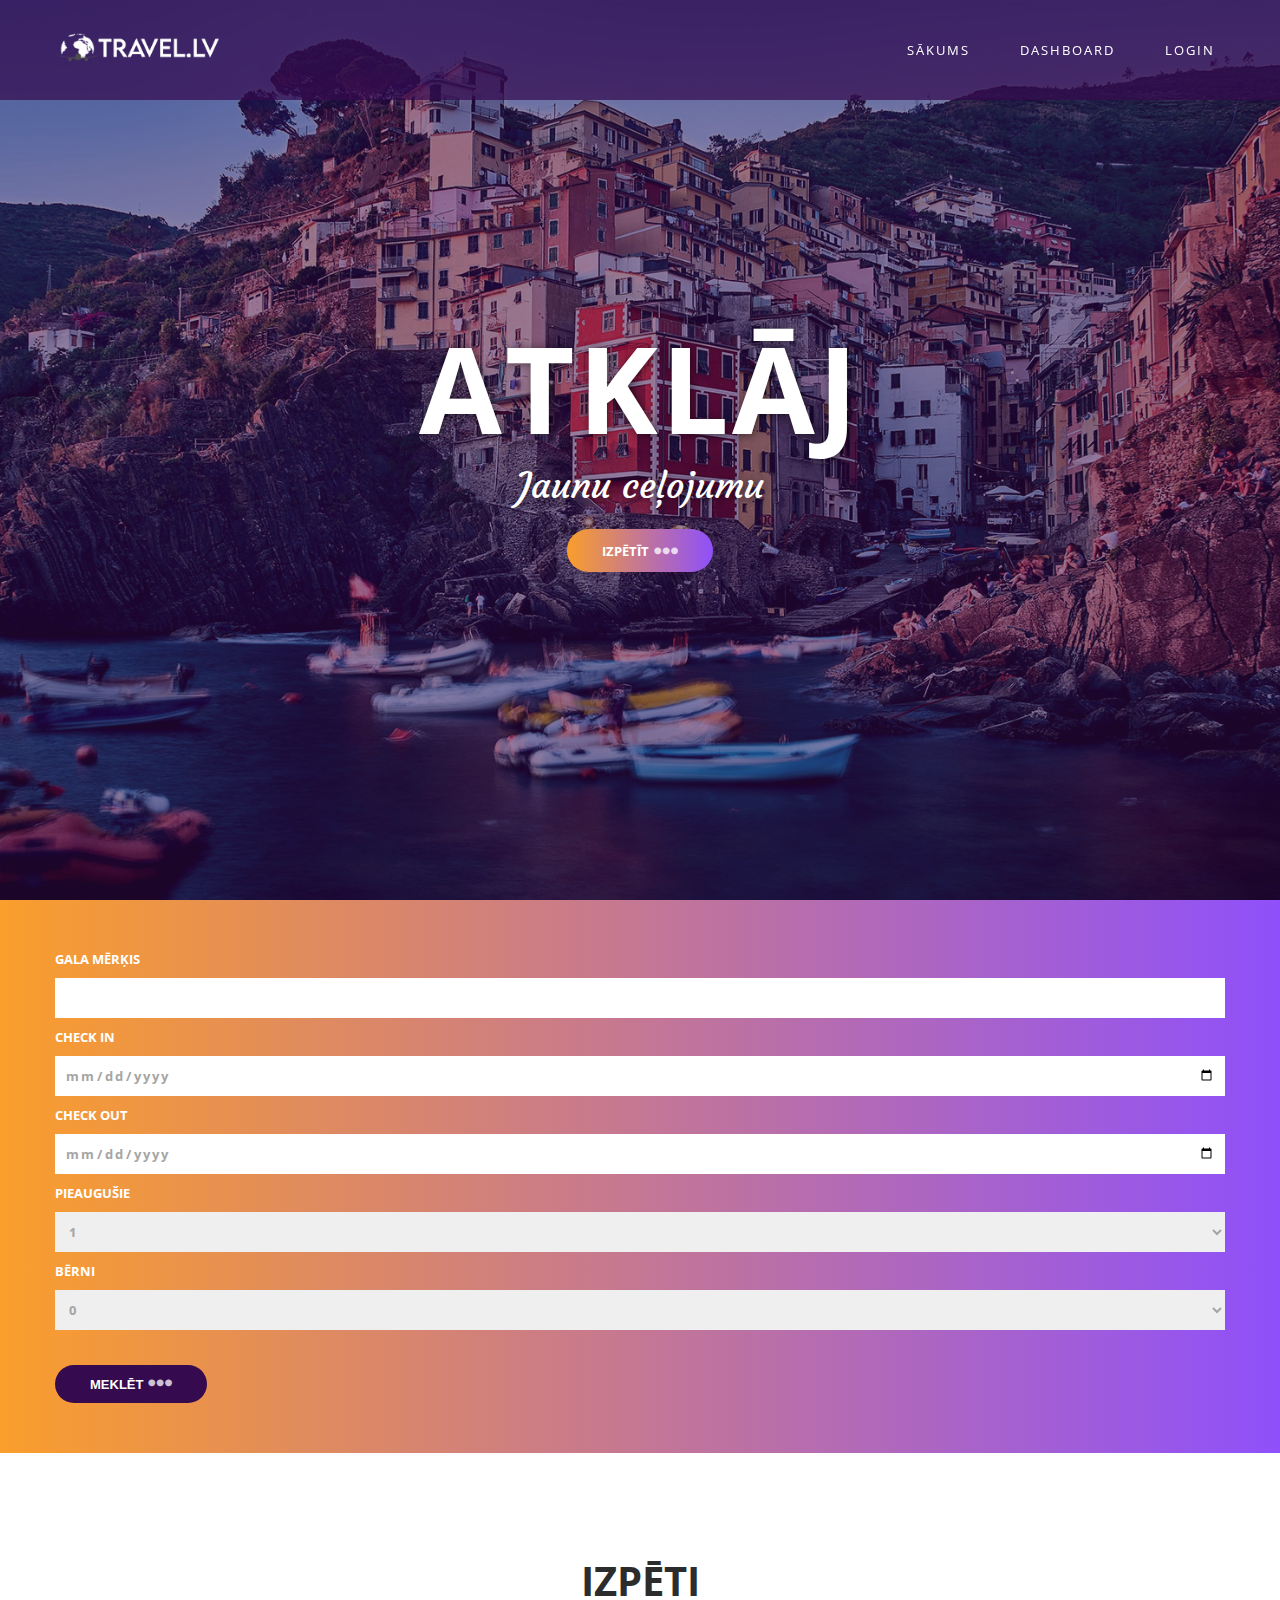
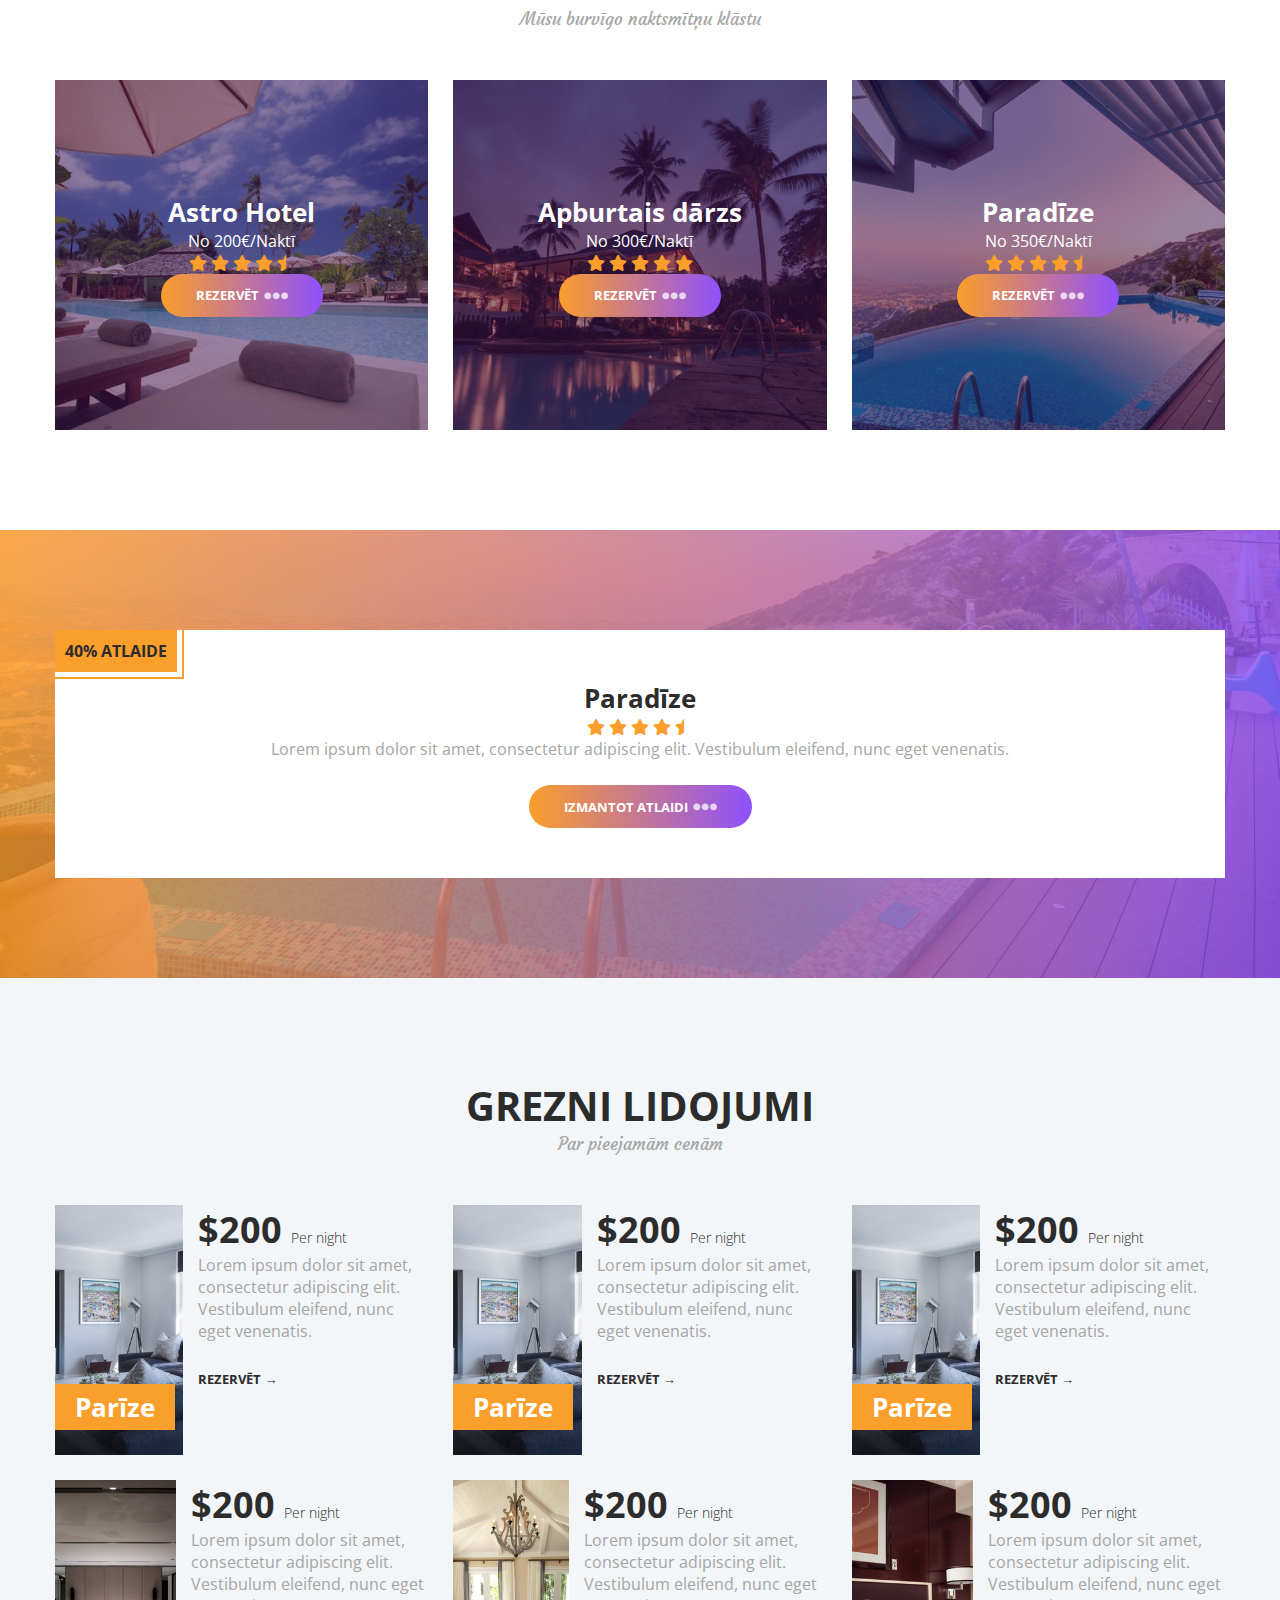
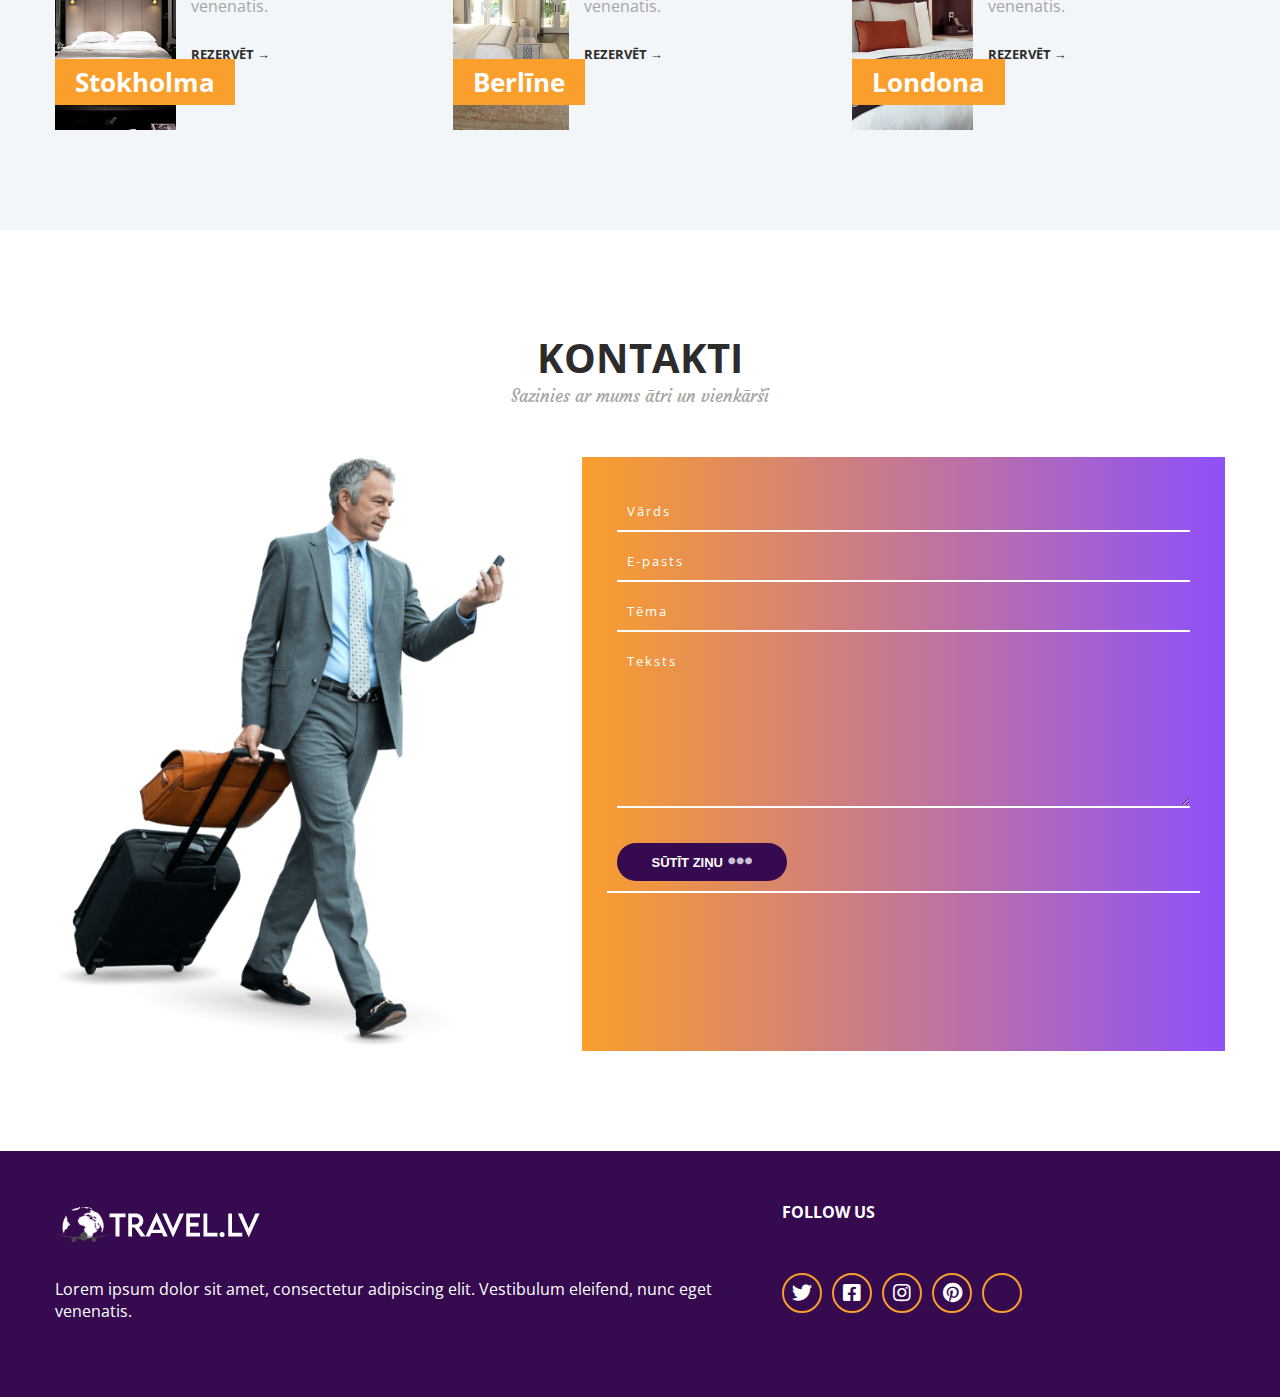
<file: html/index.html>
<!doctype html>
<html lang="en">
<head>
    <meta charset="UTF-8">
    <meta name="viewport"
        content="width=device-width, user-scalable=no, initial-scale=1.0, maximum-scale=1.0, minimum-scale=1.0">
    <meta http-equiv="X-UA-Compatible" content="ie=edge">
    <title>Travelix</title>
    <!--Font awesome CDN-->
    <link rel="stylesheet" href="https://cdnjs.cloudflare.com/ajax/libs/font-awesome/5.13.0/css/all.min.css">
    <link rel="stylesheet" href="styles.css">
</head>
<body>
<header class="header">
	<div class="container">
		<nav class="nav">
			<a href="index.html" class="logo">
				<img src="./images/logo.png" alt ="">
			</a>
			<div class="hamburger-menu">
				<i class="fas fa-bars"></i>
				<i class="fas fa-times"></i>
			</div>
			<ul class="nav-list">
				<li class="nav-item">
					<a href="index.html" class="nav-link">Sākums</a>
				</li>
								<li class="nav-item">
					<a href="dashboard.html" class="nav-link">DASHBOARD</a>
				<li class="nav-item">
					<a href="login.html" class="nav-link">LOGIN</a>
				</li>
			</ul>
		</nav>
	</div>
</header>

<main>
	<div class="hero">
		<div class="container">
			<div class="main-heading">
				<h1 class="title">ATKLĀJ</hi>
				<h2 class="subtitle">Jaunu ceļojumu</h2>
			</div>
			<a href="#" class="btn btn-gradient">Izpētīt
				<span class="dots"><i class="fas fa-ellipsis-h"></i></span>
			</a>
		</div>
	</div>
	
	<section class="booking">
		<div class="container">
			<form action="" class="form">
				<div class="input-group">
					<label for="destination" class="input-label">Gala mērķis</label>
					<input type="text" class="input" id="destination">
				</div>
				<div class="input-group">
					<label for="check-in" class="input-label">Check in</label>
					<input type="date" class="input" id="check-in">
				</div>
				<div class="input-group">
					<label for="check-out" class="input-label">Check out</label>
					<input type="date" class="input" id="check-out">
				</div>
				<div class="input-group">
					<label for="adults" class="input-label">Pieaugušie</label>
					<select class="options" id="adults">
						<option value="0">1</option>
						<option value="0">2</option>
						<option value="0">3</option>
						<option value="0">4</option>
						<option value="0">5</option>
						<option value="0">6</option>
					</select>
				</div>
				<div class="input-group">
					<label for="children" class="input-label">Bērni</label>
					<select class="options" id="children">
						<option value="0">0</option>
						<option value="0">1</option>
						<option value="0">2</option>
						<option value="0">3</option>
						<option value="0">4</option>
						<option value="0">5</option>
					</select>
				</div>
				<button type="submit" class="btn form-btn btn-purple">Meklēt
					<span class="dots"><i class="fas fa-ellipsis-h"></i></span>
				</button>
			</form>
		</div>
	</section>
	<section class="hotels">
		<div class="container">
			<h5 class="section-head">
				<span class="heading">Izpēti</span>
				<span class="sub-heading"> Mūsu burvīgo naktsmītņu klāstu</span>
			</h5>
			<div class="grid">
				<div class="grid-item featured-hotels">
					<img src="./images/hotel_astro_resort.jpg" alt="" class="hotel-image">
					<h5 class="hotel-name">Astro Hotel</h5>
					<span class=:"hotel-price">No 200€/Naktī</span>
					<div class="hotel-rating">
						<i class="fas fa-star rating"></i>
						<i class="fas fa-star rating"></i>
						<i class="fas fa-star rating"></i>
						<i class="fas fa-star rating"></i>
						<i class="fas fa-star-half rating"></i>
					</div>
					<a href="#" class="btn btn-gradient">Rezervēt
						<span class="dots"><i class="fas fa-ellipsis-h"></i></span>
					</a>
				</div>
				
				<div class="grid-item featured-hotels">
					<img src="./images/hotel_the_enchanted_garden.jpg" alt="" class="hotel-image">
					<h5 class="hotel-name">Apburtais dārzs</h5>
					<span class=:"hotel-price">No 300€/Naktī</span>
					<div class="hotel-rating">
						<i class="fas fa-star rating"></i>
						<i class="fas fa-star rating"></i>
						<i class="fas fa-star rating"></i>
						<i class="fas fa-star rating"></i>
						<i class="fas fa-star rating"></i>
					</div>
					<a href="#" class="btn btn-gradient">Rezervēt
						<span class="dots"><i class="fas fa-ellipsis-h"></i></span>
					</a>
				</div>
				
				<div class="grid-item featured-hotels">
					<img src="./images/hotel_the_paradise.jpg" alt="" class="hotel-image">
					<h5 class="hotel-name">Paradīze</h5>
					<span class=:"hotel-price">No 350€/Naktī</span>
					<div class="hotel-rating">
						<i class="fas fa-star rating"></i>
						<i class="fas fa-star rating"></i>
						<i class="fas fa-star rating"></i>
						<i class="fas fa-star rating"></i>
						<i class="fas fa-star-half rating"></i>
					</div>
					<a href="#" class="btn btn-gradient">Rezervēt
						<span class="dots"><i class="fas fa-ellipsis-h"></i></span>
					</a>
				</div>
			</div>
		</div>
	</section>
	<section class="offer">
		<div class="container">
			<div class="offer-content">
				<div class="discount">
					40% atlaide
				</div>
				<h5 class="hotel-name">Paradīze</h5>
				<div class="hotel-rating">
						<i class="fas fa-star rating"></i>
						<i class="fas fa-star rating"></i>
						<i class="fas fa-star rating"></i>
						<i class="fas fa-star rating"></i>
						<i class="fas fa-star-half rating"></i>
				</div>
				<p class="paragraph">
					Lorem ipsum dolor sit amet, consectetur adipiscing elit. Vestibulum eleifend, nunc eget venenatis.
				</p>
				<a href="#" class="btn btn-gradient">Izmantot atlaidi
						<span class="dots"><i class="fas fa-ellipsis-h"></i></span>
				</a>
			</div>
		</div>
	</section>
	
	<section class="rooms">
		<div class="container">
			<h5 class="section-head">
				<span class="heading">Grezni lidojumi</span>
				<span class="sub-heading">Par pieejamām cenām</span>
			</h5>
			<div class="grid rooms-grid">
				<div class="grid-item featured-rooms">
					<div class="image-wrap">
					<img class="room-image" src="./images/room_1.jpg" alt="">
					<h5 class="room-name">Parīze</h5>
				</div>
				<div class="room-info-wrap">
					<span class="room-price">$200 <span class="per-night">Per
night</span></span>
					<p class="paragraph">
					Lorem ipsum dolor sit amet, consectetur adipiscing elit. Vestibulum eleifend, nunc eget venenatis.
					</p>
					<a href="#" class="btn rooms-btn">Rezervēt &rarr;</a>
				</div>
				</div>
				<div class="grid-item featured-rooms">
					<div class="image-wrap">
					<img class="room-image" src="./images/room_1.jpg" alt="">
					<h5 class="room-name">Parīze</h5>
				</div>
				<div class="room-info-wrap">
					<span class="room-price">$200 <span class="per-night">Per
night</span></span>
					<p class="paragraph">
					Lorem ipsum dolor sit amet, consectetur adipiscing elit. Vestibulum eleifend, nunc eget venenatis.
					</p>
					<a href="#" class="btn rooms-btn">Rezervēt &rarr;</a>
				</div>
				</div>
				<div class="grid-item featured-rooms">
					<div class="image-wrap">
					<img class="room-image" src="./images/room_1.jpg" alt="">
					<h5 class="room-name">Parīze</h5>
				</div>
				<div class="room-info-wrap">
					<span class="room-price">$200 <span class="per-night">Per
night</span></span>
					<p class="paragraph">
					Lorem ipsum dolor sit amet, consectetur adipiscing elit. Vestibulum eleifend, nunc eget venenatis.
					</p>
					<a href="#" class="btn rooms-btn">Rezervēt &rarr;</a>
				</div>
				</div>
				<div class="grid-item featured-rooms">
					<div class="image-wrap">
					<img class="room-image" src="./images/room_2.jpg" alt="">
					<h5 class="room-name">Stokholma</h5>
				</div>
				<div class="room-info-wrap">
					<span class="room-price">$200 <span class="per-night">Per
night</span></span>
					<p class="paragraph">
					Lorem ipsum dolor sit amet, consectetur adipiscing elit. Vestibulum eleifend, nunc eget venenatis.
					</p>
					<a href="#" class="btn rooms-btn">Rezervēt &rarr;</a>
				</div>
				</div>
				<div class="grid-item featured-rooms">
					<div class="image-wrap">
					<img class="room-image" src="./images/room_3.jpg" alt="">
					<h5 class="room-name">Berlīne</h5>
				</div>
				<div class="room-info-wrap">
					<span class="room-price">$200 <span class="per-night">Per
night</span></span>
					<p class="paragraph">
					Lorem ipsum dolor sit amet, consectetur adipiscing elit. Vestibulum eleifend, nunc eget venenatis.
					</p>
					<a href="#" class="btn rooms-btn">Rezervēt &rarr;</a>
				</div>
				</div>
				<div class="grid-item featured-rooms">
					<div class="image-wrap">
					<img class="room-image" src="./images/room_4.jpg" alt="">
					<h5 class="room-name">Londona<h5>
				</div>
				<div class="room-info-wrap">
					<span class="room-price">$200 <span class="per-night">Per
night</span></span>
					<p class="paragraph">
					Lorem ipsum dolor sit amet, consectetur adipiscing elit. Vestibulum eleifend, nunc eget venenatis.
					</p>
					<a href="#" class="btn rooms-btn">Rezervēt &rarr;</a>
				</div>
				</div>
			</div>
		</div>
	</section>
	<section class="contact">
		<div class="container">
			<h5 class="section-head">
				<span class="heading">Kontakti</span>
				<span class="sub-heading">Sazinies ar mums ātri un vienkārši</span>
			</h5>
			<div class="contact-content">
				<div class="traveler-wrap">
					<img src="./images/traveler.png" alt="">
				</div>
				<form action="" class="form contact-form">
					<div class="input group-wrap">
						<div class="input-group">
								<input type="text" class="input" placeholder="Vārds" required>
								<span class="bar"></span>
						</div>
						<div class="input-group">
								<input type="email" class="input" placeholder="E-pasts" required>
								<span class="bar"></span>
						</div>
						<div class="input-group">
								<input type="text" class="input" placeholder="Tēma" required>
								<span class="bar"></span>
						</div>
						<div class="input-group">
								<textarea class="input" cols="30" rows="8" placeholder="Teksts" required></textarea>
								<span class="bar"></span>
						</div>
					<button type="submit" class="btn form-btn btn-purple">Sūtīt ziņu
						<span class="dots"><i class="fas fa-ellipsis-h"></i></span>
					</button>
				</form>
			</div>
		</div>
	</section>
</main>

<footer class="footer">
	<div class="container">
		<div class="footer-content">
			<div class="footer-content-brand">
				<a href="index.html" class="logo">
					<img class="logo-image" src="./images/logo.png" alt="">
				</a>
				<div class="paragraph">
					Lorem ipsum dolor sit amet, consectetur adipiscing elit. Vestibulum eleifend, nunc eget venenatis.
				</div>
			</div>
			<div class="social-media-wrap">
				<h4 class="footer-heading">Follow us</h4>
				<div class="social-media">
					<a href="#" class="sm-link"><i class="fab fa-twitter"></i></a>
					<a href="#" class="sm-link"><i class="fab fa-facebook-square"></i></a>
					<a href="#" class="sm-link"><i class="fab fa-instagram"></i></a>
					<a href="#" class="sm-link"><i class="fab fa-pinterest"></i></a>
					<a href="#" class="sm-link"><i class="fab fa-tripadvisor"></i></a>
				</div>
			</div>
		</div>
	</div>
</footer>
<script src="main.js"></script>
</body>
</html>
</file>
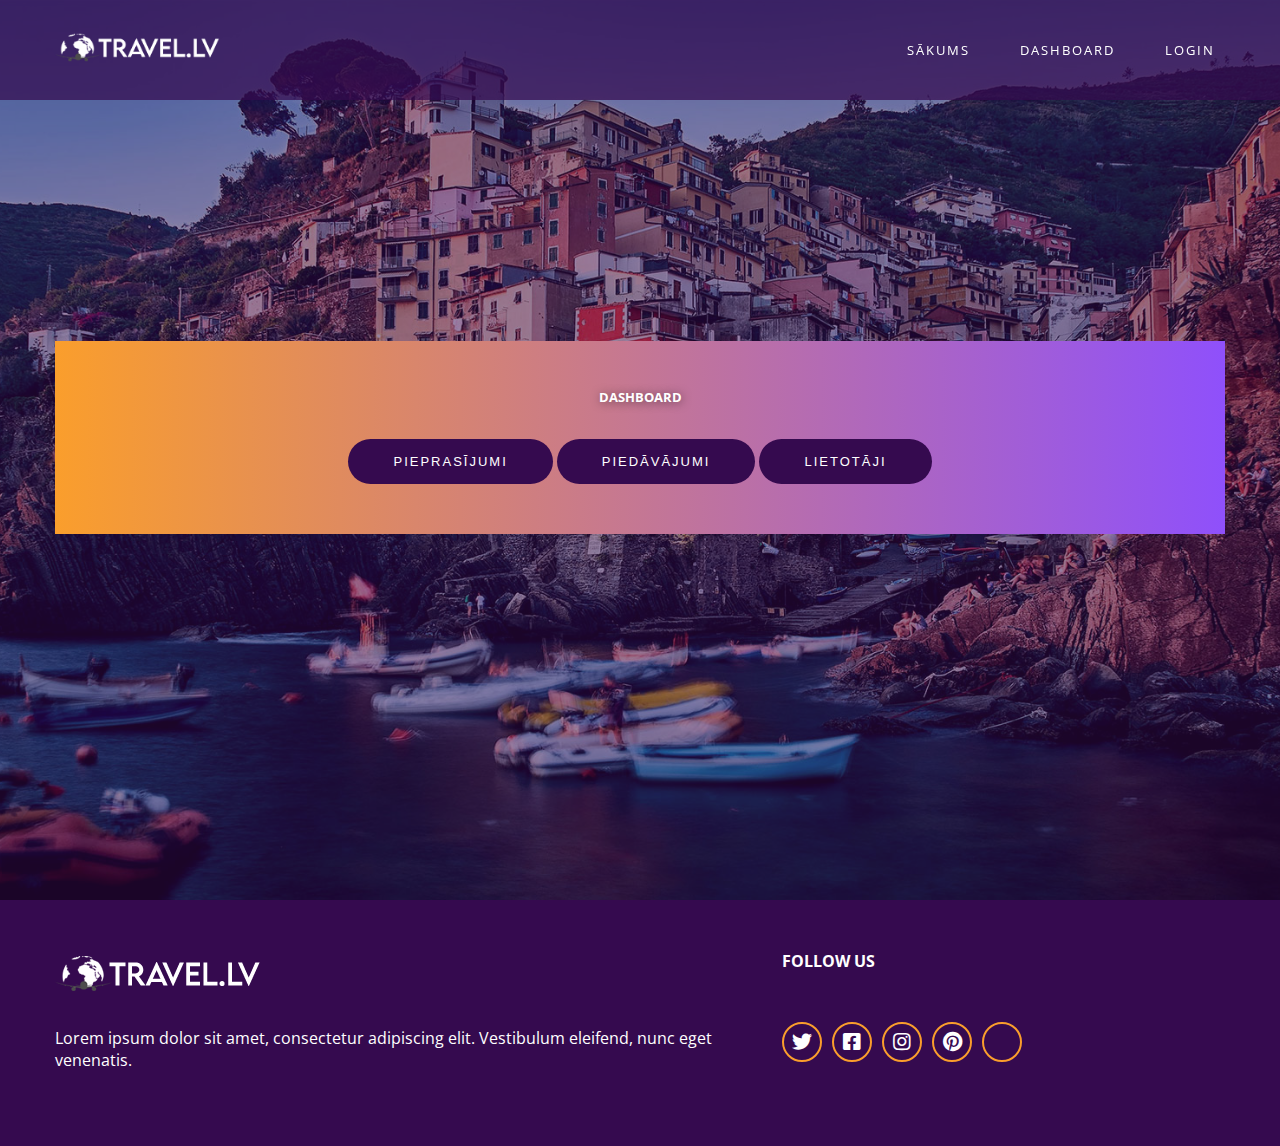
<file: html/dashboard.html>
<!doctype html>
<html lang="en">
<head>
    <meta charset="UTF-8">
    <meta name="viewport"
        content="width=device-width, user-scalable=no, initial-scale=1.0, maximum-scale=1.0, minimum-scale=1.0">
    <meta http-equiv="X-UA-Compatible" content="ie=edge">
    <title>Travelix</title>
    <!--Font awesome CDN-->
    <link rel="stylesheet" href="https://cdnjs.cloudflare.com/ajax/libs/font-awesome/5.13.0/css/all.min.css">
    <link rel="stylesheet" href="styles.css">
</head>
<body>
<header class="header">
	<div class="container">
		<nav class="nav">
			<a href="index.html" class="logo">
				<img src="./images/logo.png" alt ="">
			</a>
			<div class="hamburger-menu">
				<i class="fas fa-bars"></i>
				<i class="fas fa-times"></i>
			</div>
			<ul class="nav-list">
				<li class="nav-item">
					<a href="index.html" class="nav-link">Sākums</a>
				</li>
								<li class="nav-item">
					<a href="dashboard.html" class="nav-link">DASHBOARD</a>
				</li>
				<li class="nav-item">
					<a href="login.html" class="nav-link">LOGIN</a>
				</li>
			</ul>
		</nav>
	</div>
</header>

<main>
	<div class="hero">
		<div class="container">
			<div class="main-heading">
				<section class="booking">
		<div class="container">
			<form action="" class="form">
			<label for="destination" class="input-label">DASHBOARD</label>
				<button type="submit" class="btn form-btn btn-purple"><a href="pieprasijumi.html" class="nav-link">PIEPRASĪJUMI</a>
				</button>
								<button type="submit" class="btn form-btn btn-purple"><a href="piedavajumi.html" class="nav-link">PIEDĀVĀJUMI</a>
				</button>
								<button type="submit" class="btn form-btn btn-purple"><a href="lietotaji.html" class="nav-link">LIETOTĀJI</a>
				</button>
			</form>
		</div>
	</section>
			</div>
		</div>
	</div>
</main>

<footer class="footer">
	<div class="container">
		<div class="footer-content">
			<div class="footer-content-brand">
				<a href="index.html" class="logo">
					<img class="logo-image" src="./images/logo.png" alt="">
				</a>
				<div class="paragraph">
					Lorem ipsum dolor sit amet, consectetur adipiscing elit. Vestibulum eleifend, nunc eget venenatis.
				</div>
			</div>
			<div class="social-media-wrap">
				<h4 class="footer-heading">Follow us</h4>
				<div class="social-media">
					<a href="#" class="sm-link"><i class="fab fa-twitter"></i></a>
					<a href="#" class="sm-link"><i class="fab fa-facebook-square"></i></a>
					<a href="#" class="sm-link"><i class="fab fa-instagram"></i></a>
					<a href="#" class="sm-link"><i class="fab fa-pinterest"></i></a>
					<a href="#" class="sm-link"><i class="fab fa-tripadvisor"></i></a>
				</div>
			</div>
		</div>
	</div>
</footer>
<script src="main.js"></script>
</body>
</html>
</file>
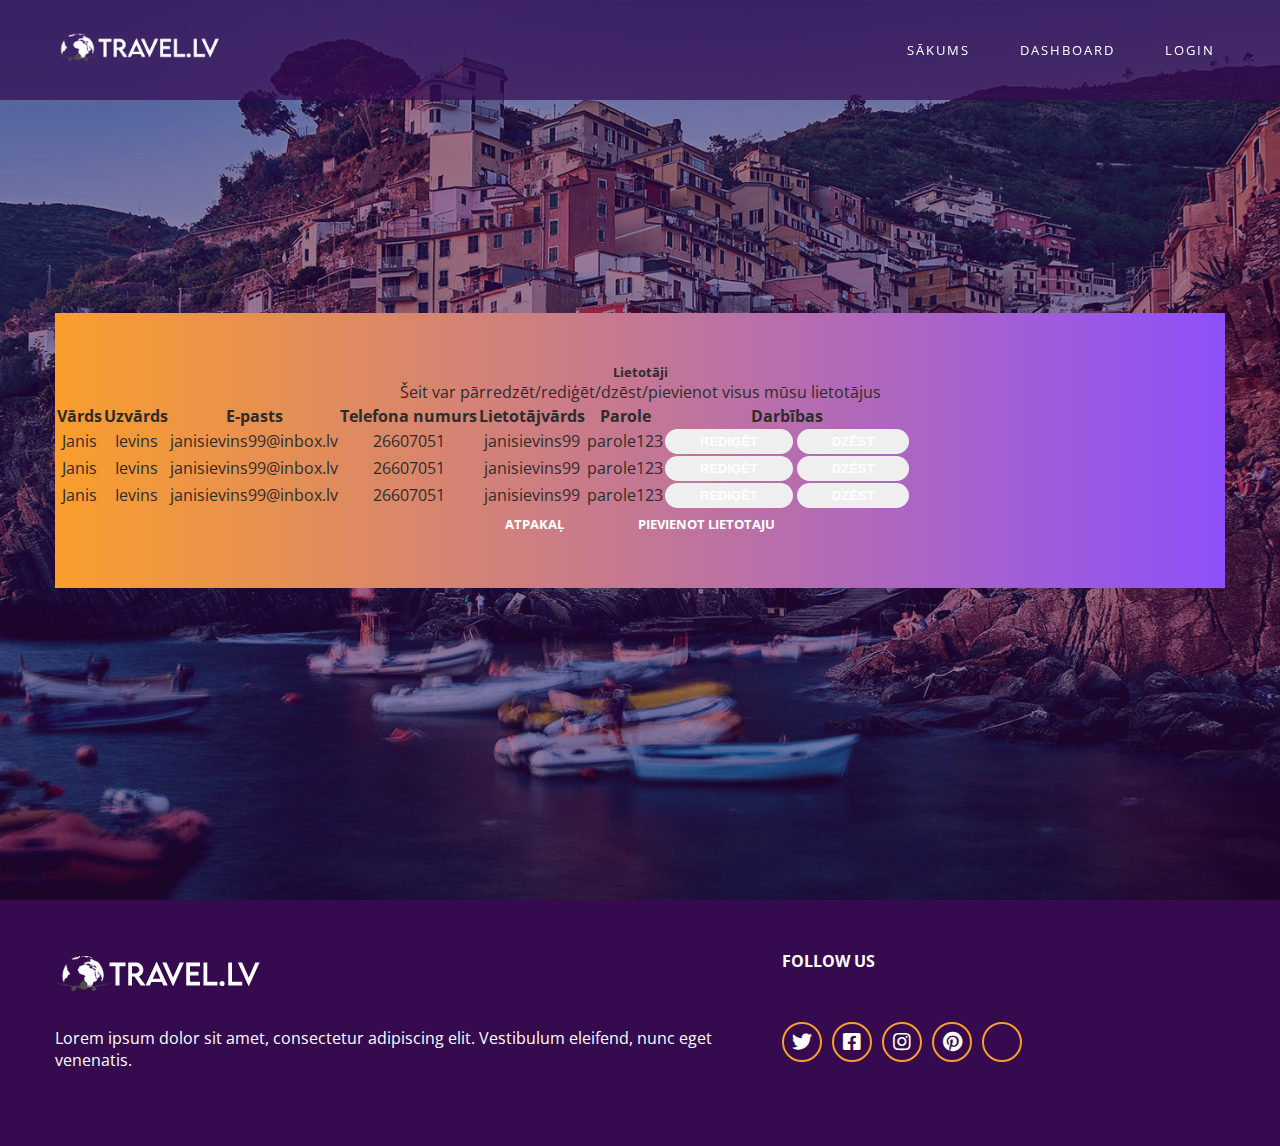
<file: html/lietotaji.html>
<!doctype html>
<html lang="en">
<head>
    <meta charset="UTF-8">
    <meta name="viewport"
        content="width=device-width, user-scalable=no, initial-scale=1.0, maximum-scale=1.0, minimum-scale=1.0">
    <meta http-equiv="X-UA-Compatible" content="ie=edge">
    <title>Travelix</title>
    <!--Font awesome CDN-->
    <link rel="stylesheet" href="https://cdnjs.cloudflare.com/ajax/libs/font-awesome/5.13.0/css/all.min.css">
	<script src="https://code.jquery.com/jquery-3.5.1.slim.min.js" integrity="sha384-DfXdz2htPH0lsSSs5nCTpuj/zy4C+OGpamoFVy38MVBnE+IbbVYUew+OrCXaRkfj" crossorigin="anonymous"></script>
	<script src="https://cdn.jsdelivr.net/npm/popper.js@1.16.1/dist/umd/popper.min.js" integrity="sha384-9/reFTGAW83EW2RDu2S0VKaIzap3H66lZH81PoYlFhbGU+6BZp6G7niu735Sk7lN" crossorigin="anonymous"></script>
	<script src="https://cdn.jsdelivr.net/npm/bootstrap@4.5.3/dist/js/bootstrap.min.js" integrity="sha384-w1Q4orYjBQndcko6MimVbzY0tgp4pWB4lZ7lr30WKz0vr/aWKhXdBNmNb5D92v7s" crossorigin="anonymous"></script>
	<link rel="stylesheet" href="https://cdn.jsdelivr.net/npm/bootstrap@4.5.3/dist/css/bootstrap.min.css" integrity="sha384-TX8t27EcRE3e/ihU7zmQxVncDAy5uIKz4rEkgIXeMed4M0jlfIDPvg6uqKI2xXr2" crossorigin="anonymous">
    <link rel="stylesheet" href="styles.css">
</head>
<body>
<header class="header">
	<div class="container">
		<nav class="nav">
			<a href="index.html" class="logo">
				<img src="./images/logo.png" alt ="">
			</a>
			<div class="hamburger-menu">
				<i class="fas fa-bars"></i>
				<i class="fas fa-times"></i>
			</div>
			<ul class="nav-list">
				<li class="nav-item">
					<a href="index.html" class="nav-link">Sākums</a>
				</li>
								<li class="nav-item">
					<a href="dashboard.html" class="nav-link">dashboard</a>
				</li>
				<li class="nav-item">
					<a href="login.html" class="nav-link">LOGIN</a>
				</li>
			</ul>
		</nav>
	</div>
</header>

<main>
	<div class="hero">
		<div class="container">
				<section class="booking">
							<div class="card">
  <h5 class="card-header">Lietotāji</h5>
  <div class="card-body">
    <p class="card-text">Šeit var pārredzēt/rediģēt/dzēst/pievienot visus mūsu lietotājus</p>
	<table class="table table-sm">
  <thead>
    <tr>
      <th scope="col">Vārds</th>
      <th scope="col">Uzvārds</th>
      <th scope="col">E-pasts</th>
      <th scope="col">Telefona numurs</th>
	  <th scope="col">Lietotājvārds</th>
	  <th scope="col">Parole</th>
	  <th scope="col">Darbības</th>
    </tr>
  </thead>
  <tbody>
    <tr>
      <td>Janis</td>
      <td>Ievins</td>
      <td>janisievins99@inbox.lv</td>
      <td>26607051</td>
	  <td>janisievins99</td>
	  <td>parole123</td>
	  	  <td>
	  <button class="btn btn-primary"><a href="redigetlietotaju.html"</a>REDIĢĒT</button>		  
	  <button class="btn btn-danger"> Dzēst </button>
	  </td>
    </tr>
      <td>Janis</td>
      <td>Ievins</td>
      <td>janisievins99@inbox.lv</td>
      <td>26607051</td>
	  <td>janisievins99</td>
	  <td>parole123</td>
	  	  <td>
	  <button class="btn btn-primary"><a href="redigetlietotaju.html"</a>REDIĢĒT</button>		  
	  <button class="btn btn-danger"> Dzēst </button>
	  </td>
    <tr>
      <td>Janis</td>
      <td>Ievins</td>
      <td>janisievins99@inbox.lv</td>
      <td>26607051</td>
	  <td>janisievins99</td>
	  <td>parole123</td>
	  	  <td>
	  <button class="btn btn-primary"><a href="redigetlietotaju.html"</a>REDIĢĒT</button>		  
	  <button class="btn btn-danger"> Dzēst </button>
	  </td>
    </tr>
  </tbody>
</table>
 <a href="dashboard.html" class="btn btn-primary">ATPAKAĻ</a>
    <a href="pievienotlietotaju.html" class="btn btn-primary">PIEVIENOT LIETOTAJU</a>
  </div>
</div>
	</section>
		</div>
	</div>
</main>


<footer class="footer">
	<div class="container">
		<div class="footer-content">
			<div class="footer-content-brand">
				<a href="index.html" class="logo">
					<img class="logo-image" src="./images/logo.png" alt="">
				</a>
				<div class="paragraph">
					Lorem ipsum dolor sit amet, consectetur adipiscing elit. Vestibulum eleifend, nunc eget venenatis.
				</div>
			</div>
			<div class="social-media-wrap">
				<h4 class="footer-heading">Follow us</h4>
				<div class="social-media">
					<a href="#" class="sm-link"><i class="fab fa-twitter"></i></a>
					<a href="#" class="sm-link"><i class="fab fa-facebook-square"></i></a>
					<a href="#" class="sm-link"><i class="fab fa-instagram"></i></a>
					<a href="#" class="sm-link"><i class="fab fa-pinterest"></i></a>
					<a href="#" class="sm-link"><i class="fab fa-tripadvisor"></i></a>
				</div>
			</div>
		</div>
	</div>
</footer>
<script src="main.js"></script>
</body>
</html>
</file>
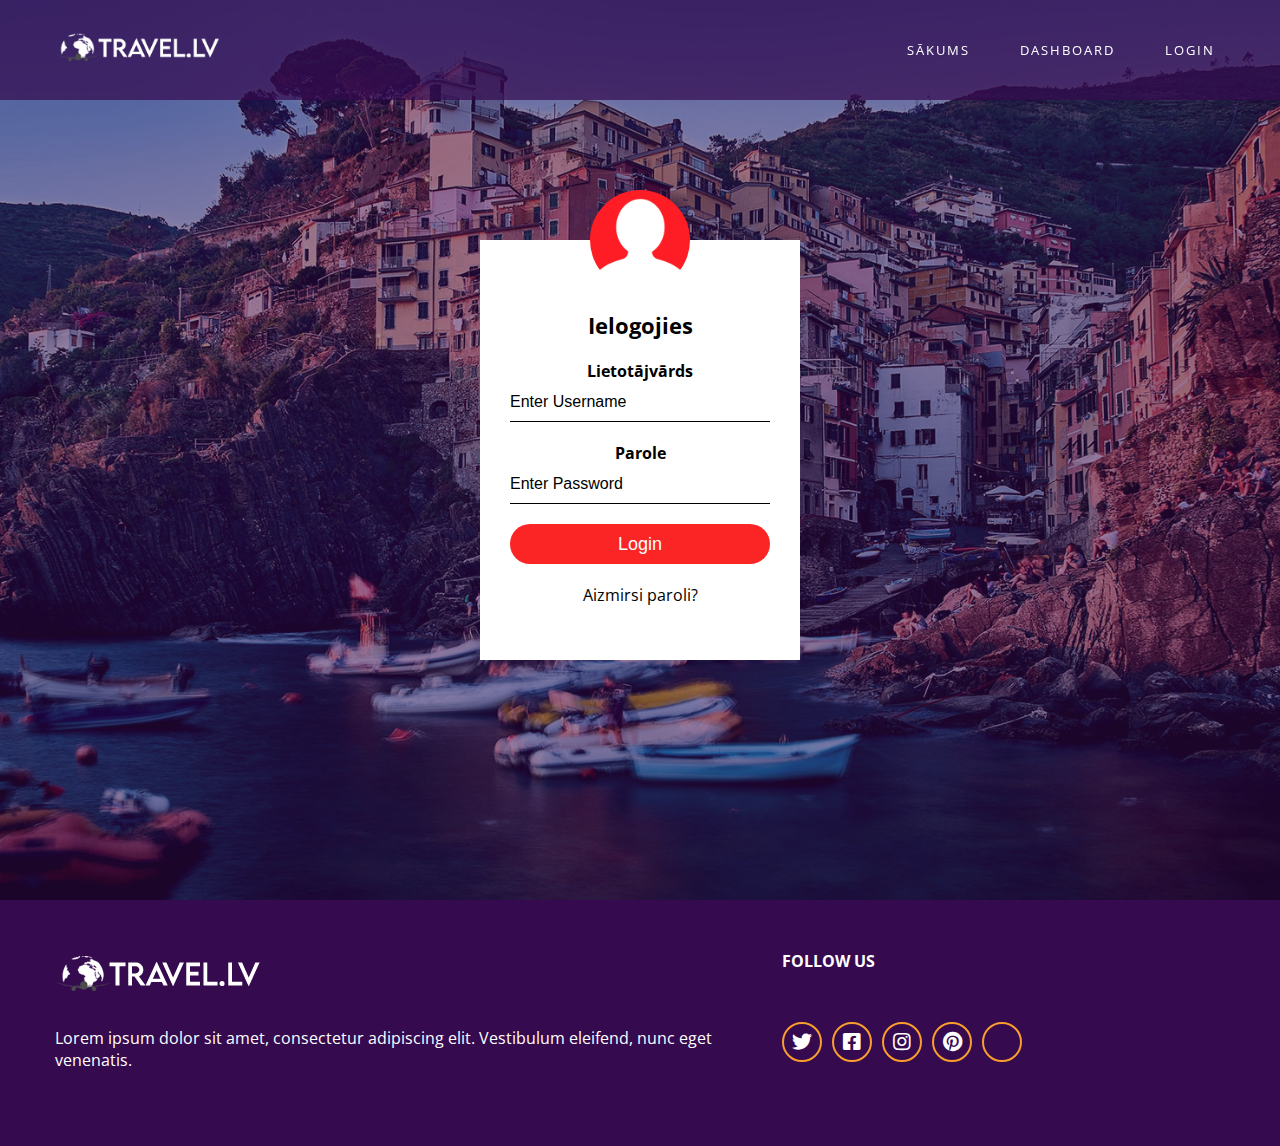
<file: html/login.html>
<!doctype html>
<html lang="en">
<head>
    <meta charset="UTF-8">
    <meta name="viewport"
        content="width=device-width, user-scalable=no, initial-scale=1.0, maximum-scale=1.0, minimum-scale=1.0">
    <meta http-equiv="X-UA-Compatible" content="ie=edge">
    <title>Travelix</title>
    <!--Font awesome CDN-->
    <link rel="stylesheet" href="https://cdnjs.cloudflare.com/ajax/libs/font-awesome/5.13.0/css/all.min.css">
    <link rel="stylesheet" href="styles.css">
</head>
<body>
<header class="header">
	<div class="container">
		<nav class="nav">
			<a href="index.html" class="logo">
				<img src="./images/logo.png" alt ="">
			</a>
			<div class="hamburger-menu">
				<i class="fas fa-bars"></i>
				<i class="fas fa-times"></i>
			</div>
			<ul class="nav-list">
				<li class="nav-item">
					<a href="index.html" class="nav-link">Sākums</a>
				</li>
								<li class="nav-item">
					<a href="dashboard.html" class="nav-link">dashboard</a>
				</li>
				<li class="nav-item">
					<a href="login.html" class="nav-link">LOGIN</a>
				</li>
			</ul>
		</nav>
	</div>
</header>

<main>
	<div class="hero">
				<div class="loginbox">
				<img src="images/default-avatar.gif" class="avatar">
					<h1>Ielogojies</h1>
					<form>
					<p>Lietotājvārds</p>
					<input type="text" name="" placeholder="Enter Username">
					<p>Parole</p>
					<input type="password" name="" placeholder="Enter Password">
					<input type="submit" name="submit" value="Login">
					<a href="#">Aizmirsi paroli?</a><br>
				</div>
			</div>
</main>

<footer class="footer">
	<div class="container">
		<div class="footer-content">
			<div class="footer-content-brand">
				<a href="index.html" class="logo">
					<img class="logo-image" src="./images/logo.png" alt="">
				</a>
				<div class="paragraph">
					Lorem ipsum dolor sit amet, consectetur adipiscing elit. Vestibulum eleifend, nunc eget venenatis.
				</div>
			</div>
			<div class="social-media-wrap">
				<h4 class="footer-heading">Follow us</h4>
				<div class="social-media">
					<a href="#" class="sm-link"><i class="fab fa-twitter"></i></a>
					<a href="#" class="sm-link"><i class="fab fa-facebook-square"></i></a>
					<a href="#" class="sm-link"><i class="fab fa-instagram"></i></a>
					<a href="#" class="sm-link"><i class="fab fa-pinterest"></i></a>
					<a href="#" class="sm-link"><i class="fab fa-tripadvisor"></i></a>
				</div>
			</div>
		</div>
	</div>
</footer>
<script src="main.js"></script>
</body>
</html>
</file>
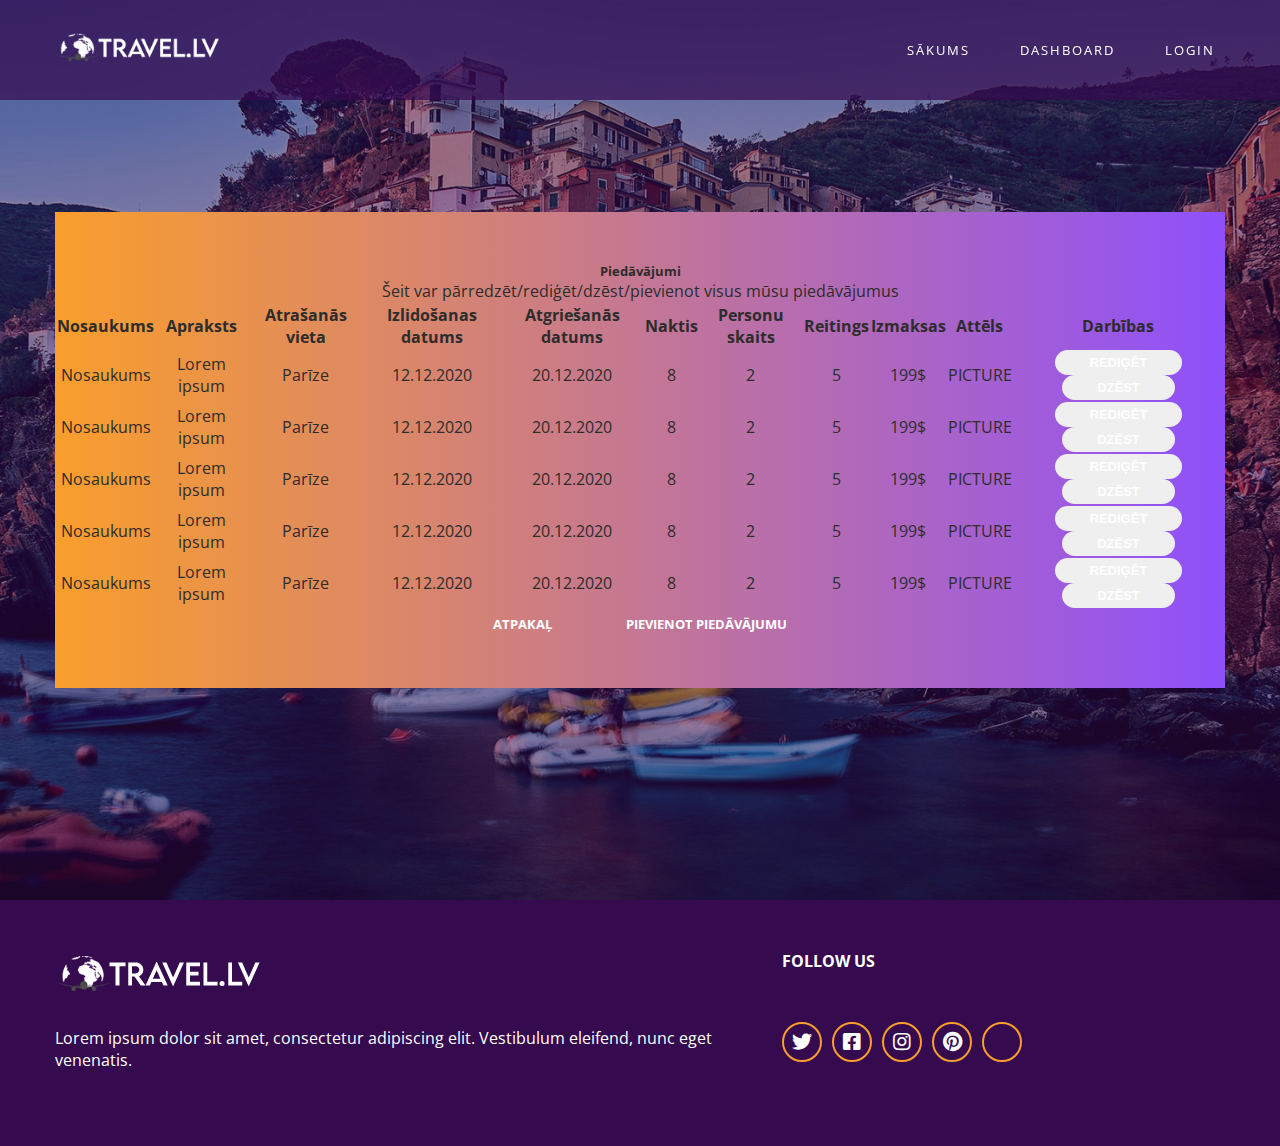
<file: html/piedavajumi.html>
<!doctype html>
<html lang="en">
<head>
    <meta charset="UTF-8">
    <meta name="viewport"
        content="width=device-width, user-scalable=no, initial-scale=1.0, maximum-scale=1.0, minimum-scale=1.0">
    <meta http-equiv="X-UA-Compatible" content="ie=edge">
    <title>Travelix</title>
    <!--Font awesome CDN-->
    <link rel="stylesheet" href="https://cdnjs.cloudflare.com/ajax/libs/font-awesome/5.13.0/css/all.min.css">
	<script src="https://code.jquery.com/jquery-3.5.1.slim.min.js" integrity="sha384-DfXdz2htPH0lsSSs5nCTpuj/zy4C+OGpamoFVy38MVBnE+IbbVYUew+OrCXaRkfj" crossorigin="anonymous"></script>
	<script src="https://cdn.jsdelivr.net/npm/popper.js@1.16.1/dist/umd/popper.min.js" integrity="sha384-9/reFTGAW83EW2RDu2S0VKaIzap3H66lZH81PoYlFhbGU+6BZp6G7niu735Sk7lN" crossorigin="anonymous"></script>
	<script src="https://cdn.jsdelivr.net/npm/bootstrap@4.5.3/dist/js/bootstrap.min.js" integrity="sha384-w1Q4orYjBQndcko6MimVbzY0tgp4pWB4lZ7lr30WKz0vr/aWKhXdBNmNb5D92v7s" crossorigin="anonymous"></script>
	<link rel="stylesheet" href="https://cdn.jsdelivr.net/npm/bootstrap@4.5.3/dist/css/bootstrap.min.css" integrity="sha384-TX8t27EcRE3e/ihU7zmQxVncDAy5uIKz4rEkgIXeMed4M0jlfIDPvg6uqKI2xXr2" crossorigin="anonymous">
    <link rel="stylesheet" href="styles.css">
</head>
<body>
<header class="header">
	<div class="container">
		<nav class="nav">
			<a href="index.html" class="logo">
				<img src="./images/logo.png" alt ="">
			</a>
			<div class="hamburger-menu">
				<i class="fas fa-bars"></i>
				<i class="fas fa-times"></i>
			</div>
			<ul class="nav-list">
				<li class="nav-item">
					<a href="index.html" class="nav-link">Sākums</a>
				</li>
								<li class="nav-item">
					<a href="dashboard.html" class="nav-link">dashboard</a>
				</li>
				<li class="nav-item">
					<a href="login.html" class="nav-link">LOGIN</a>
				</li>
			</ul>
		</nav>
	</div>
</header>

<main>
	<div class="hero">
		<div class="container">
				<section class="booking">
							<div class="card">
  <h5 class="card-header">Piedāvājumi</h5>
  <div class="card-body">
    <p class="card-text">Šeit var pārredzēt/rediģēt/dzēst/pievienot visus mūsu piedāvājumus</p>
	<table class="table table-sm">
  <thead>
    <tr>
      <th scope="col">Nosaukums</th>
      <th scope="col">Apraksts</th>
	  <th scope="col">Atrašanās vieta</th>
      <th scope="col">Izlidošanas datums</th>
      <th scope="col">Atgriešanās datums</th>
	  <th scope="col">Naktis</th>
	  <th scope="col">Personu skaits</th>
	  <th scope="col">Reitings</th>
	  <th scope="col">Izmaksas</th>
	  <th scope="col">Attēls</th>
	  <th scope="col">Darbības</th>
    </tr>
  </thead>
  <tbody>
    <tr>
      <td>Nosaukums</td>
      <td>Lorem ipsum</td>
      <td>Parīze</td>
	  <td>12.12.2020</td>
      <td>20.12.2020</td>
	  <td>8</td>
	  <td>2</td>
	  <td>5</td>
	  <td>199$</td>
	  <td>PICTURE</td>
	  <td>
	  <button class="btn btn-primary"><a href="redigetpiedavajumu.html"</a> Rediģēt </button>		  
	  <button class="btn btn-danger"> Dzēst </button>
	  </td>
    </tr>
            <td>Nosaukums</td>
      <td>Lorem ipsum</td>
      <td>Parīze</td>
	  <td>12.12.2020</td>
      <td>20.12.2020</td>
	  <td>8</td>
	  <td>2</td>
	  <td>5</td>
	  <td>199$</td>
	  <td>PICTURE</td>
	  	  <td>
	  <button class="btn btn-primary"><a href="redigetpiedavajumu.html"</a> Rediģēt </button>		  
	  <button class="btn btn-danger"> Dzēst </button>
	  </td>
    <tr>
      <td>Nosaukums</td>
      <td>Lorem ipsum</td>
      <td>Parīze</td>
	  <td>12.12.2020</td>
      <td>20.12.2020</td>
	  <td>8</td>
	  <td>2</td>
	  <td>5</td>
	  <td>199$</td>
	  <td>PICTURE</td>
	  	  <td>
	  <button class="btn btn-primary"><a href="redigetpiedavajumu.html"</a> Rediģēt </button>		  
	  <button class="btn btn-danger"> Dzēst </button>
	  </td>
    </tr>
	    <tr>
      <td>Nosaukums</td>
      <td>Lorem ipsum</td>
      <td>Parīze</td>
	  <td>12.12.2020</td>
      <td>20.12.2020</td>
	  <td>8</td>
	  <td>2</td>
	  <td>5</td>
	  <td>199$</td>
	  <td>PICTURE</td>
	  	  <td>
	  <button class="btn btn-primary"><a href="redigetpiedavajumu.html"</a> Rediģēt </button>		  
	  <button class="btn btn-danger"> Dzēst </button>
	  </td>
    </tr>
	    <tr>
      <td>Nosaukums</td>
      <td>Lorem ipsum</td>
      <td>Parīze</td>
	  <td>12.12.2020</td>
      <td>20.12.2020</td>
	  <td>8</td>
	  <td>2</td>
	  <td>5</td>
	  <td>199$</td>
	  <td>PICTURE</td>
	  	  <td>
	  <button class="btn btn-primary"><a href="redigetpiedavajumu.html"</a> Rediģēt </button>		  
	  <button class="btn btn-danger"> Dzēst </button>
	  </td>
    </tr>
  </tbody>
</table>
 <a href="dashboard.html" class="btn btn-primary">ATPAKAĻ</a>
    <a href="pievienotpiedavajumu.html" class="btn btn-primary">PIEVIENOT PIEDĀVĀJUMU</a>
  </div>
</div>
	</section>
		</div>
	</div>
</main>


<footer class="footer">
	<div class="container">
		<div class="footer-content">
			<div class="footer-content-brand">
				<a href="index.html" class="logo">
					<img class="logo-image" src="./images/logo.png" alt="">
				</a>
				<div class="paragraph">
					Lorem ipsum dolor sit amet, consectetur adipiscing elit. Vestibulum eleifend, nunc eget venenatis.
				</div>
			</div>
			<div class="social-media-wrap">
				<h4 class="footer-heading">Follow us</h4>
				<div class="social-media">
					<a href="#" class="sm-link"><i class="fab fa-twitter"></i></a>
					<a href="#" class="sm-link"><i class="fab fa-facebook-square"></i></a>
					<a href="#" class="sm-link"><i class="fab fa-instagram"></i></a>
					<a href="#" class="sm-link"><i class="fab fa-pinterest"></i></a>
					<a href="#" class="sm-link"><i class="fab fa-tripadvisor"></i></a>
				</div>
			</div>
		</div>
	</div>
</footer>
<script src="main.js"></script>
</body>
</html>
</file>
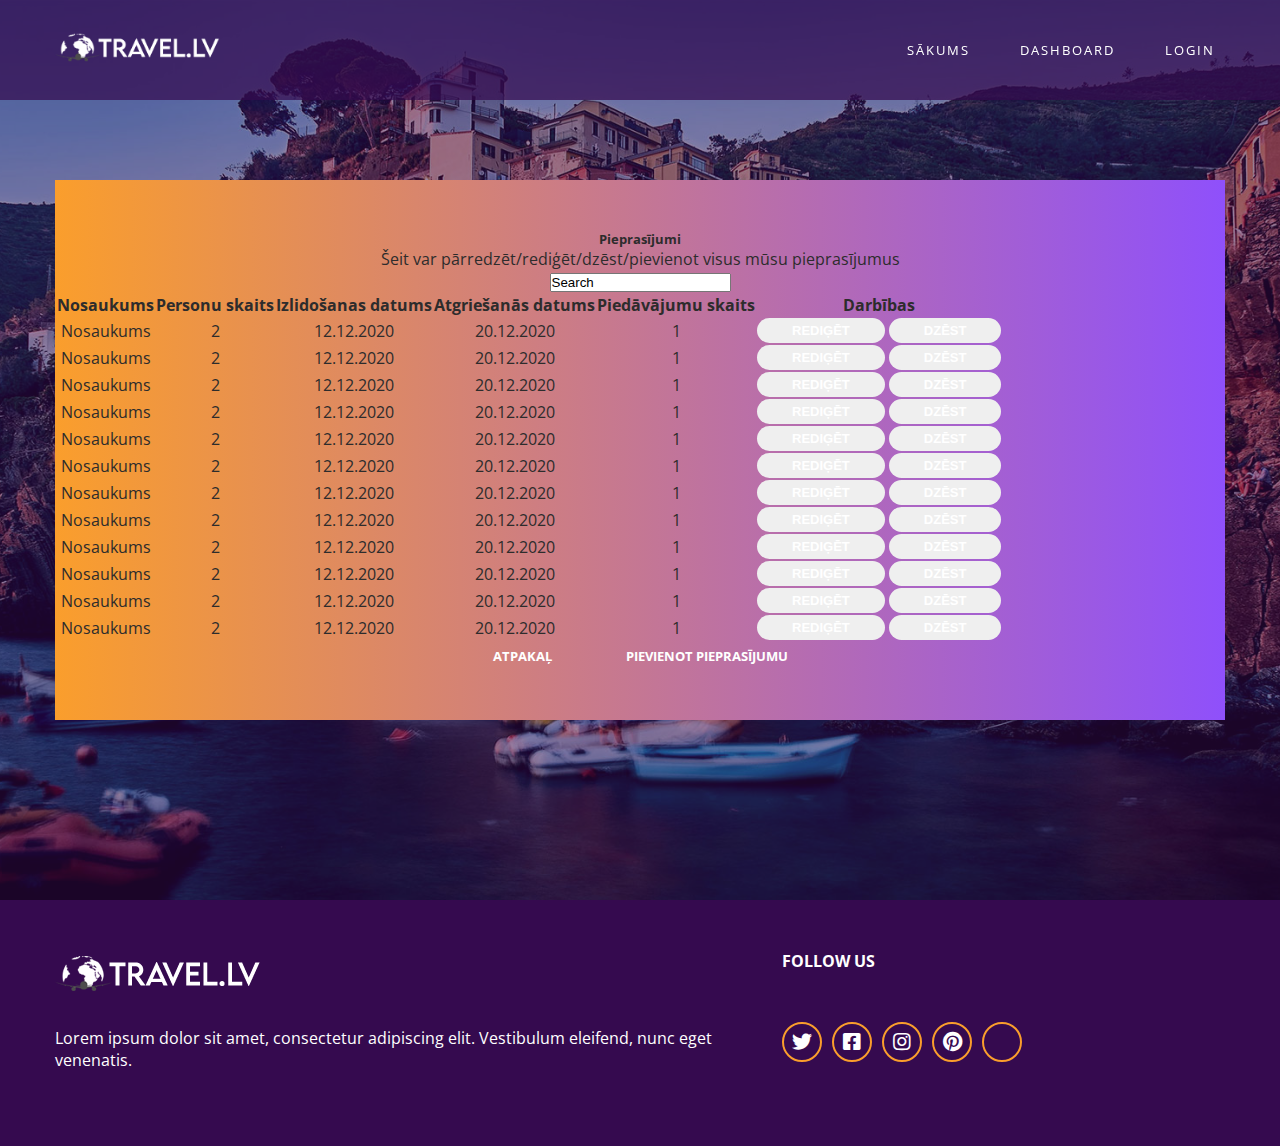
<file: html/pieprasijumi.html>
<!doctype html>
<html lang="en">
<head>
    <meta charset="UTF-8">
    <meta name="viewport"
        content="width=device-width, user-scalable=no, initial-scale=1.0, maximum-scale=1.0, minimum-scale=1.0">
    <meta http-equiv="X-UA-Compatible" content="ie=edge">
    <title>Travelix</title>
    <!--Font awesome CDN-->
    <link rel="stylesheet" href="https://cdnjs.cloudflare.com/ajax/libs/font-awesome/5.13.0/css/all.min.css">
	<script src="https://code.jquery.com/jquery-3.5.1.slim.min.js" integrity="sha384-DfXdz2htPH0lsSSs5nCTpuj/zy4C+OGpamoFVy38MVBnE+IbbVYUew+OrCXaRkfj" crossorigin="anonymous"></script>
	<script src="https://cdn.jsdelivr.net/npm/popper.js@1.16.1/dist/umd/popper.min.js" integrity="sha384-9/reFTGAW83EW2RDu2S0VKaIzap3H66lZH81PoYlFhbGU+6BZp6G7niu735Sk7lN" crossorigin="anonymous"></script>
	<script src="https://cdn.jsdelivr.net/npm/bootstrap@4.5.3/dist/js/bootstrap.min.js" integrity="sha384-w1Q4orYjBQndcko6MimVbzY0tgp4pWB4lZ7lr30WKz0vr/aWKhXdBNmNb5D92v7s" crossorigin="anonymous"></script>
	<link rel="stylesheet" href="https://cdn.jsdelivr.net/npm/bootstrap@4.5.3/dist/css/bootstrap.min.css" integrity="sha384-TX8t27EcRE3e/ihU7zmQxVncDAy5uIKz4rEkgIXeMed4M0jlfIDPvg6uqKI2xXr2" crossorigin="anonymous">
    <link rel="stylesheet" href="styles.css">
</head>
<body>
<header class="header">
	<div class="container">
		<nav class="nav">
			<a href="index.html" class="logo">
				<img src="./images/logo.png" alt ="">
			</a>
			<div class="hamburger-menu">
				<i class="fas fa-bars"></i>
				<i class="fas fa-times"></i>
			</div>
			<ul class="nav-list">
				<li class="nav-item">
					<a href="index.html" class="nav-link">Sākums</a>
				</li>
								<li class="nav-item">
					<a href="dashboard.html" class="nav-link">dashboard</a>
				</li>
				<li class="nav-item">
					<a href="login.html" class="nav-link">LOGIN</a>
				</li>
			</ul>
		</nav>
	</div>
</header>

<main>
	<div class="hero">
		<div class="container">
				<section class="booking">
							<div class="card">
  <h5 class="card-header">Pieprasījumi</h5>
  <div class="card-body">
    <p class="card-text">Šeit var pārredzēt/rediģēt/dzēst/pievienot visus mūsu pieprasījumus</p>
	<!-- Search form -->
<input class="form-control" type="text" placeholder="Search" aria-label="Search">
	<table class="table table-sm">
  <thead>
    <tr>
      <th scope="col">Nosaukums</th>
      <th scope="col">Personu skaits</th>
      <th scope="col">Izlidošanas datums</th>
      <th scope="col">Atgriešanās datums</th>
	  <th scope="col">Piedāvājumu skaits</th>
	  <th scope="col">Darbības</th>
    </tr>
  </thead>
  <tbody>
    <tr>
      <td>Nosaukums</td>
      <td>2</td>
      <td>12.12.2020</td>
      <td>20.12.2020</td>
	  <td>1</td>
	  	  	  <td>
	  <button class="btn btn-primary"><a href="redigetpieprasijumu.html"</a> Rediģēt </button>		  
	  <button class="btn btn-danger"> Dzēst </button>
	  </td>
    </tr>
      <td>Nosaukums</td>
      <td>2</td>
      <td>12.12.2020</td>
      <td>20.12.2020</td>
	  <td>1</td>
	  	  	  <td>
	  <button class="btn btn-primary"><a href="redigetpieprasijumu.html"</a> Rediģēt </button>		  
	  <button class="btn btn-danger"> Dzēst </button>
	  </td>
    <tr>
      <td>Nosaukums</td>
      <td>2</td>
      <td>12.12.2020</td>
      <td>20.12.2020</td>
	  <td>1</td>
	  	  	  <td>
	  <button class="btn btn-primary"><a href="redigetpieprasijumu.html"</a> Rediģēt </button>		  
	  <button class="btn btn-danger"> Dzēst </button>
	  </td>
    </tr>
	    <tr>
      <td>Nosaukums</td>
      <td>2</td>
      <td>12.12.2020</td>
      <td>20.12.2020</td>
	  <td>1</td>
	  	  	  <td>
	  <button class="btn btn-primary"><a href="redigetpieprasijumu.html"</a> Rediģēt </button>		  
	  <button class="btn btn-danger"> Dzēst </button>
	  </td>
    </tr>
	    <tr>
      <td>Nosaukums</td>
      <td>2</td>
      <td>12.12.2020</td>
      <td>20.12.2020</td>
	  <td>1</td>
	  	  	  <td>
	  <button class="btn btn-primary"><a href="redigetpieprasijumu.html"</a> Rediģēt </button>		  
	  <button class="btn btn-danger"> Dzēst </button>
	  </td>
    </tr>
	    <tr>
      <td>Nosaukums</td>
      <td>2</td>
      <td>12.12.2020</td>
      <td>20.12.2020</td>
	  <td>1</td>
	  	  	  <td>
	  <button class="btn btn-primary"><a href="redigetpieprasijumu.html"</a> Rediģēt </button>		  
	  <button class="btn btn-danger"> Dzēst </button>
	  </td>
    </tr>
	    <tr>
      <td>Nosaukums</td>
      <td>2</td>
      <td>12.12.2020</td>
      <td>20.12.2020</td>
	  <td>1</td>
	  	  	  <td>
	  <button class="btn btn-primary"><a href="redigetpieprasijumu.html"</a> Rediģēt </button>		  
	  <button class="btn btn-danger"> Dzēst </button>
	  </td>
    </tr>
	    <tr>
      <td>Nosaukums</td>
      <td>2</td>
      <td>12.12.2020</td>
      <td>20.12.2020</td>
	  <td>1</td>
	  	  	  <td>
	  <button class="btn btn-primary"><a href="redigetpieprasijumu.html"</a> Rediģēt </button>	  
	  <button class="btn btn-danger"> Dzēst </button>
	  </td>
    </tr>
	    <tr>
      <td>Nosaukums</td>
      <td>2</td>
      <td>12.12.2020</td>
      <td>20.12.2020</td>
	  <td>1</td>
	  	  	  <td>
	  <button class="btn btn-primary"><a href="redigetpieprasijumu.html"</a> Rediģēt </button>		  
	  <button class="btn btn-danger"> Dzēst </button>
	  </td>
    </tr>
	    <tr>
      <td>Nosaukums</td>
      <td>2</td>
      <td>12.12.2020</td>
      <td>20.12.2020</td>
	  <td>1</td>
	  	  	  <td>
	  <button class="btn btn-primary"><a href="redigetpieprasijumu.html"</a> Rediģēt </button>	  
	  <button class="btn btn-danger"> Dzēst </button>
	  </td>
    </tr>
	    <tr>
      <td>Nosaukums</td>
      <td>2</td>
      <td>12.12.2020</td>
      <td>20.12.2020</td>
	  <td>1</td>
	  	  	  <td>
	  <button class="btn btn-primary"><a href="redigetpieprasijumu.html"</a> Rediģēt </button>		  
	  <button class="btn btn-danger"> Dzēst </button>
	  </td>
    </tr>
	    <tr>
      <td>Nosaukums</td>
      <td>2</td>
      <td>12.12.2020</td>
      <td>20.12.2020</td>
	  <td>1</td>
	  	  	  <td>
	  <button class="btn btn-primary"><a href="redigetpieprasijumu.html"</a> Rediģēt </button>		  
	  <button class="btn btn-danger"> Dzēst </button>
	  </td>
    </tr>
  </tbody>
</table>
 <a href="dashboard.html" class="btn btn-primary">ATPAKAĻ</a>
    <a href="pievienotpieprasijumu.html" class="btn btn-primary">PIEVIENOT PIEPRASĪJUMU</a>
  </div>
</div>
	</section>
		</div>
	</div>
</main>


<footer class="footer">
	<div class="container">
		<div class="footer-content">
			<div class="footer-content-brand">
				<a href="index.html" class="logo">
					<img class="logo-image" src="./images/logo.png" alt="">
				</a>
				<div class="paragraph">
					Lorem ipsum dolor sit amet, consectetur adipiscing elit. Vestibulum eleifend, nunc eget venenatis.
				</div>
			</div>
			<div class="social-media-wrap">
				<h4 class="footer-heading">Follow us</h4>
				<div class="social-media">
					<a href="#" class="sm-link"><i class="fab fa-twitter"></i></a>
					<a href="#" class="sm-link"><i class="fab fa-facebook-square"></i></a>
					<a href="#" class="sm-link"><i class="fab fa-instagram"></i></a>
					<a href="#" class="sm-link"><i class="fab fa-pinterest"></i></a>
					<a href="#" class="sm-link"><i class="fab fa-tripadvisor"></i></a>
				</div>
			</div>
		</div>
	</div>
</footer>
<script src="main.js"></script>
</body>
</html>
</file>
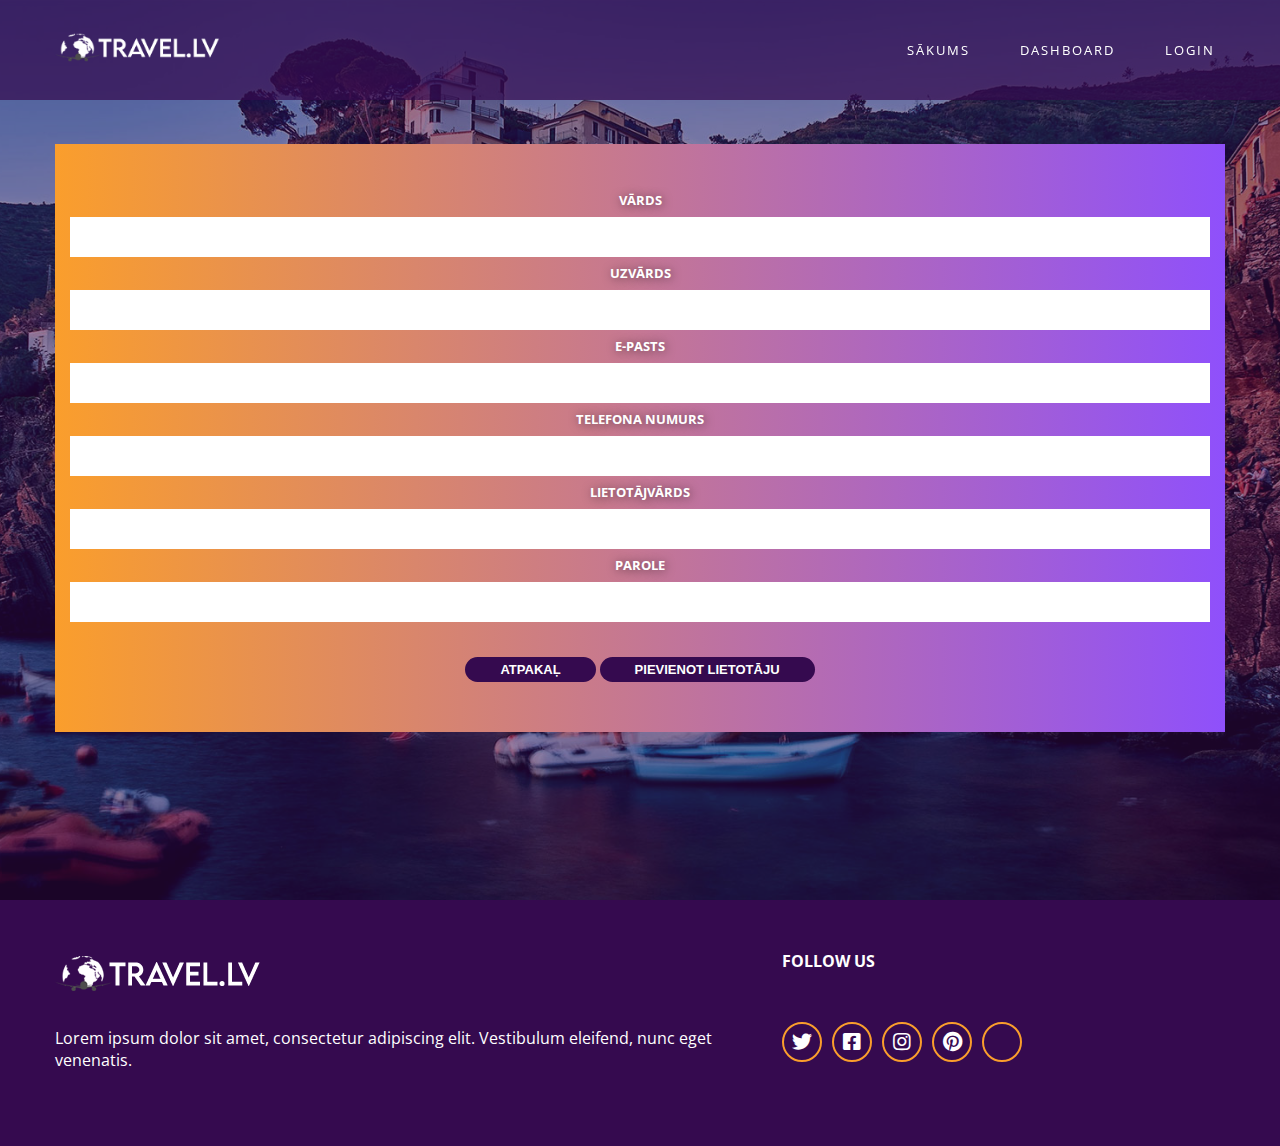
<file: html/pievienotlietotaju.html>
<!doctype html>
<html lang="en">
<head>
    <meta charset="UTF-8">
    <meta name="viewport"
        content="width=device-width, user-scalable=no, initial-scale=1.0, maximum-scale=1.0, minimum-scale=1.0">
    <meta http-equiv="X-UA-Compatible" content="ie=edge">
    <title>Travelix</title>
    <!--Font awesome CDN-->
    <link rel="stylesheet" href="https://cdnjs.cloudflare.com/ajax/libs/font-awesome/5.13.0/css/all.min.css">
    <link rel="stylesheet" href="styles.css">
</head>
<body>
<header class="header">
	<div class="container">
		<nav class="nav">
			<a href="index.html" class="logo">
				<img src="./images/logo.png" alt ="">
			</a>
			<div class="hamburger-menu">
				<i class="fas fa-bars"></i>
				<i class="fas fa-times"></i>
			</div>
			<ul class="nav-list">
				<li class="nav-item">
					<a href="index.html" class="nav-link">Sākums</a>
				</li>
								<li class="nav-item">
					<a href="dashboard.html" class="nav-link">dashboard</a>
				</li>
				<li class="nav-item">
					<a href="login.html" class="nav-link">LOGIN</a>
				</li>
			</ul>
		</nav>
	</div>
</header>

<main>
	<div class="hero">
		<div class="container">
			<div class="main-heading">
				<section class="booking">
		<div class="container">
			<form action="" class="form">
				<div class="input-group">
					<label for="destination" class="input-label">Vārds</label>
					<input type="text" class="input" id="destination">
				</div>
				<div class="input-group">
					<label for="check-in" class="input-label">Uzvārds</label>
					<input type="text" class="input" id="check-in">
				</div>
				<div class="input-group">
					<label for="check-out" class="input-label">E-pasts</label>
					<input type="text" class="input" id="check-out">
				</div>
								<div class="input-group">
					<label for="check-out" class="input-label">Telefona numurs</label>
					<input type="number" class="input" id="check-out">
				</div>
								<div class="input-group">
					<label for="check-out" class="input-label">Lietotājvārds</label>
					<input type="text" class="input" id="check-out">
				</div>
								<div class="input-group">
					<label for="check-out" class="input-label">Parole</label>
					<input type="text" class="input" id="check-out">
				</div>
				<button type="submit" class="btn form-btn btn-purple"><a href="lietotaji.html"</a>Atpakaļ
				</button>
				<button type="submit" class="btn form-btn btn-purple">PIEVIENOT LIETOTĀJU
				</button>
			</form>
		</div>
	</section>
			</div>
		</div>
	</div>
</main>

<footer class="footer">
	<div class="container">
		<div class="footer-content">
			<div class="footer-content-brand">
				<a href="index.html" class="logo">
					<img class="logo-image" src="./images/logo.png" alt="">
				</a>
				<div class="paragraph">
					Lorem ipsum dolor sit amet, consectetur adipiscing elit. Vestibulum eleifend, nunc eget venenatis.
				</div>
			</div>
			<div class="social-media-wrap">
				<h4 class="footer-heading">Follow us</h4>
				<div class="social-media">
					<a href="#" class="sm-link"><i class="fab fa-twitter"></i></a>
					<a href="#" class="sm-link"><i class="fab fa-facebook-square"></i></a>
					<a href="#" class="sm-link"><i class="fab fa-instagram"></i></a>
					<a href="#" class="sm-link"><i class="fab fa-pinterest"></i></a>
					<a href="#" class="sm-link"><i class="fab fa-tripadvisor"></i></a>
				</div>
			</div>
		</div>
	</div>
</footer>
<script src="main.js"></script>
</body>
</html>
</file>
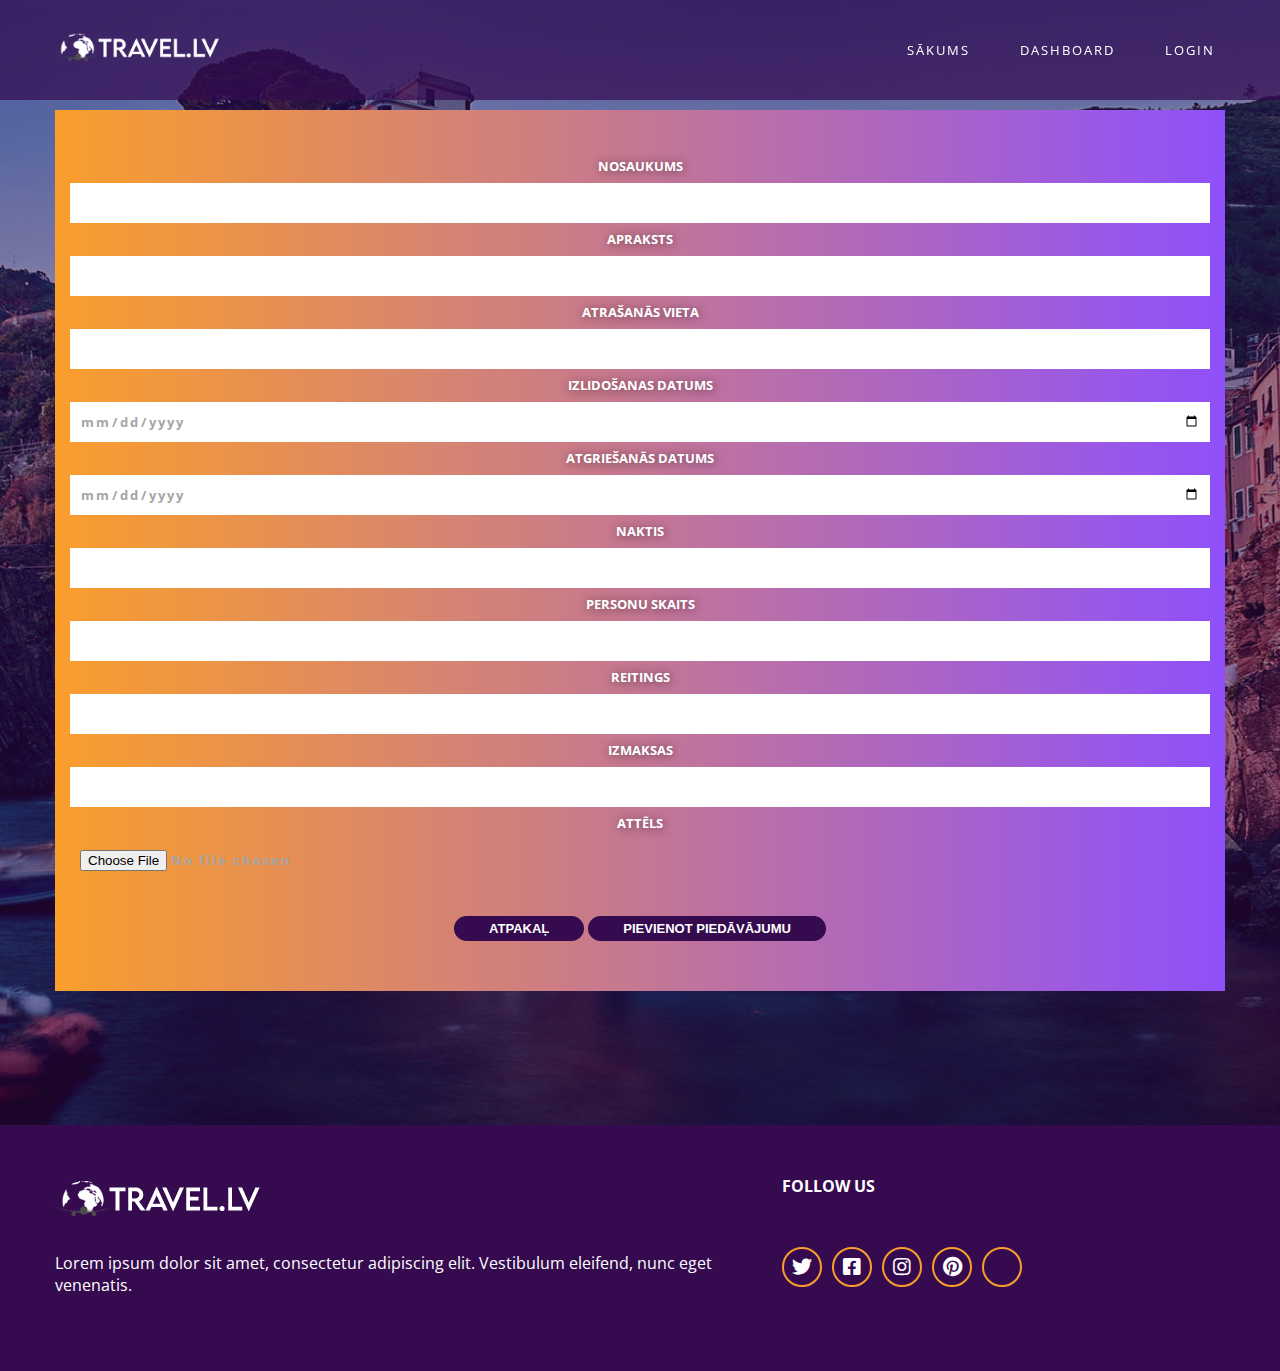
<file: html/pievienotpiedavajumu.html>
<!doctype html>
<html lang="en">
<head>
    <meta charset="UTF-8">
    <meta name="viewport"
        content="width=device-width, user-scalable=no, initial-scale=1.0, maximum-scale=1.0, minimum-scale=1.0">
    <meta http-equiv="X-UA-Compatible" content="ie=edge">
    <title>Travelix</title>
    <!--Font awesome CDN-->
    <link rel="stylesheet" href="https://cdnjs.cloudflare.com/ajax/libs/font-awesome/5.13.0/css/all.min.css">
    <link rel="stylesheet" href="styles.css">
</head>
<body>
<header class="header">
	<div class="container">
		<nav class="nav">
			<a href="index.html" class="logo">
				<img src="./images/logo.png" alt ="">
			</a>
			<div class="hamburger-menu">
				<i class="fas fa-bars"></i>
				<i class="fas fa-times"></i>
			</div>
			<ul class="nav-list">
				<li class="nav-item">
					<a href="index.html" class="nav-link">Sākums</a>
				</li>
								<li class="nav-item">
					<a href="dashboard.html" class="nav-link">dashboard</a>
				</li>
				<li class="nav-item">
					<a href="login.html" class="nav-link">LOGIN</a>
				</li>
			</ul>
		</nav>
	</div>
</header>

<main>
	<div class="heropied">
			<div class="container">
			<div class="main-heading">
				<section class="booking">
		<div class="container">
			<form action="" class="form">
				<div class="input-group">
					<label for="destination" class="input-label">Nosaukums</label>
					<input type="text" class="input" id="nosaukums">
				</div>
				<div class="input-group">
					<label for="check-in" class="input-label">Apraksts</label>
					<input type="text" class="input" id="apraksts">
				</div>
								<div class="input-group">
					<label for="check-in" class="input-label">Atrašanās vieta</label>
					<input type="text" class="input" id="apraksts">
				</div>
				<div class="input-group">
					<label for="check-out" class="input-label">Izlidošanas datums</label>
					<input type="date" class="input" id="atrasanas-vieta">
				</div>
				<div class="input-group">
					<label for="check-out" class="input-label">Atgriešanās datums</label>
					<input type="date" class="input" id="check-in">
				</div>
				<div class="input-group">
					<label for="check-out" class="input-label">Naktis</label>
					<input type="number" class="input" id="check-out">
				</div>
								<div class="input-group">
					<label for="check-out" class="input-label">Personu skaits</label>
					<input type="number" class="input" id="check-out">
				</div>
								<div class="input-group">
					<label for="check-out" class="input-label">Reitings</label>
					<input type="number" class="input" id="check-out">
				</div>
				<div class="input-group">
					<label for="check-out" class="input-label">Izmaksas</label>
					<input type="number" class="input" id="check-out">
				</div>
				<div class="input-group">
					<label for="check-out" class="input-label">Attēls</label>
					<input type="file" class="input" id="check-out">
				</div>
				
				<button type="submit" class="btn form-btn btn-purple"><a href="piedavajumi.html"</a>Atpakaļ
				</button>
				<button type="submit" class="btn form-btn btn-purple">PIEVIENOT PIEDĀVĀJUMU
				</button>

			</form>
		</div>
	</section>
			</div>
		</div>
	</div>
</main>

<footer class="footer">
	<div class="container">
		<div class="footer-content">
			<div class="footer-content-brand">
				<a href="index.html" class="logo">
					<img class="logo-image" src="./images/logo.png" alt="">
				</a>
				<div class="paragraph">
					Lorem ipsum dolor sit amet, consectetur adipiscing elit. Vestibulum eleifend, nunc eget venenatis.
				</div>
			</div>
			<div class="social-media-wrap">
				<h4 class="footer-heading">Follow us</h4>
				<div class="social-media">
					<a href="#" class="sm-link"><i class="fab fa-twitter"></i></a>
					<a href="#" class="sm-link"><i class="fab fa-facebook-square"></i></a>
					<a href="#" class="sm-link"><i class="fab fa-instagram"></i></a>
					<a href="#" class="sm-link"><i class="fab fa-pinterest"></i></a>
					<a href="#" class="sm-link"><i class="fab fa-tripadvisor"></i></a>
				</div>
			</div>
		</div>
	</div>
</footer>
<script src="main.js"></script>
</body>
</html>
</file>
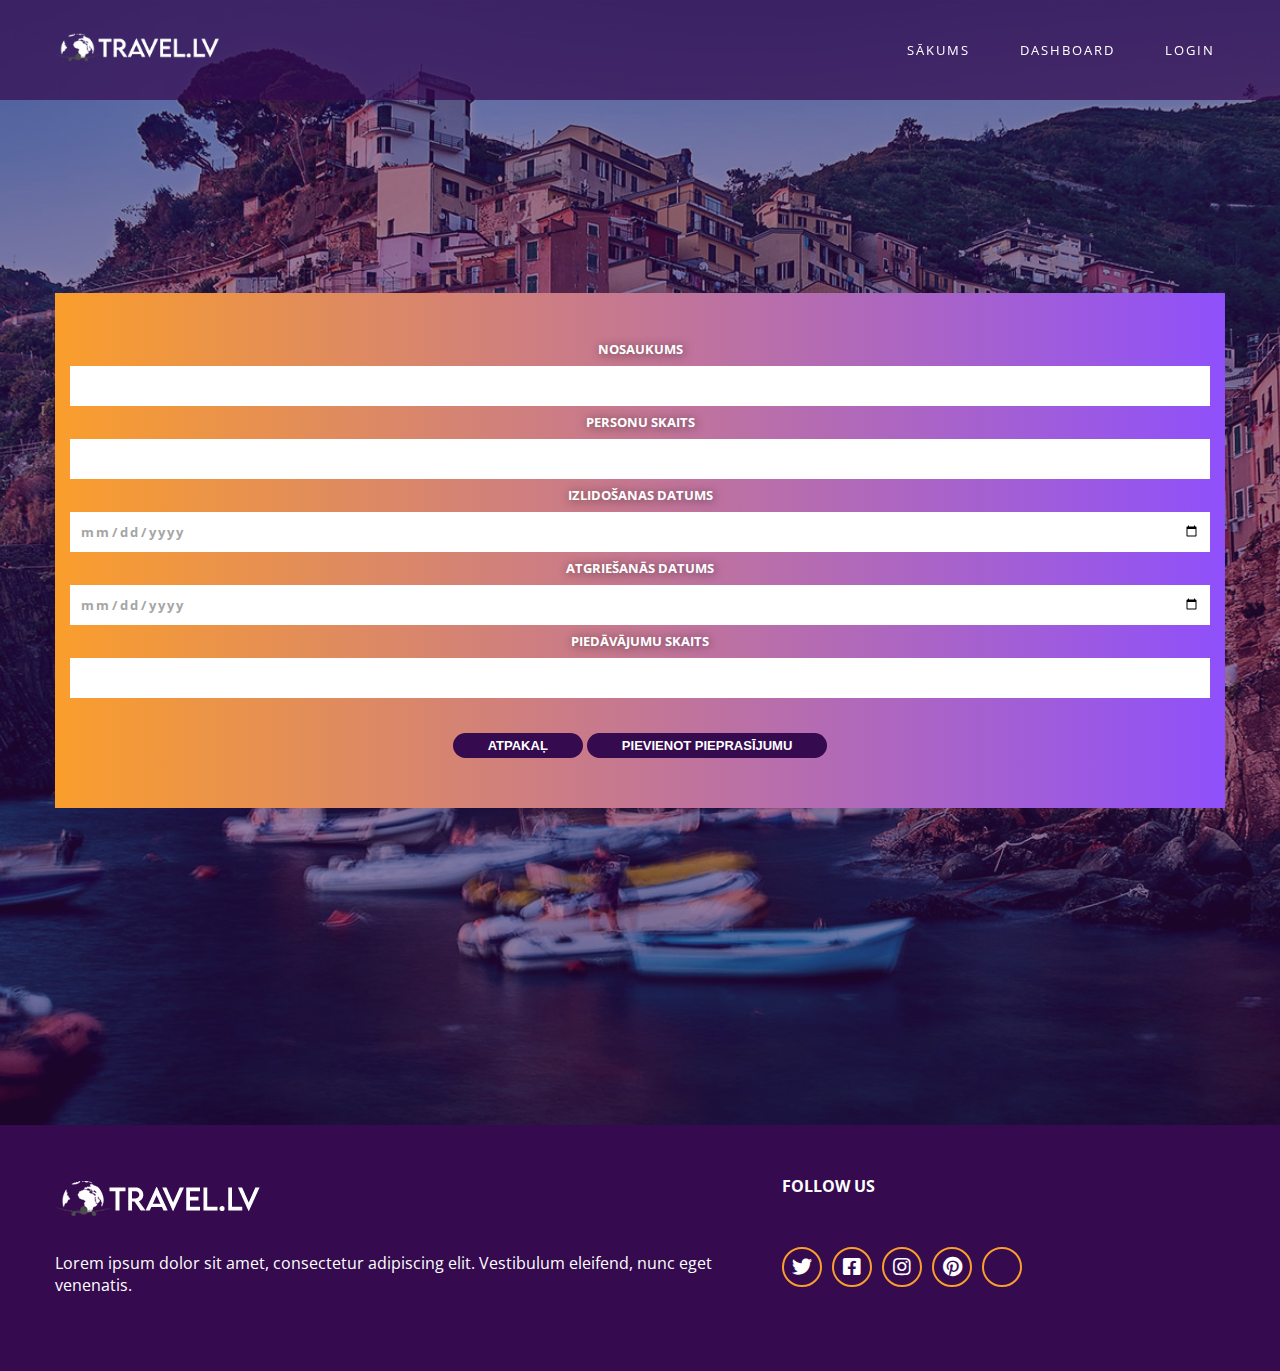
<file: html/pievienotpieprasijumu.html>
<!doctype html>
<html lang="en">
<head>
    <meta charset="UTF-8">
    <meta name="viewport"
        content="width=device-width, user-scalable=no, initial-scale=1.0, maximum-scale=1.0, minimum-scale=1.0">
    <meta http-equiv="X-UA-Compatible" content="ie=edge">
    <title>Travelix</title>
    <!--Font awesome CDN-->
    <link rel="stylesheet" href="https://cdnjs.cloudflare.com/ajax/libs/font-awesome/5.13.0/css/all.min.css">
    <link rel="stylesheet" href="styles.css">
</head>
<body>
<header class="header">
	<div class="container">
		<nav class="nav">
			<a href="index.html" class="logo">
				<img src="./images/logo.png" alt ="">
			</a>
			<div class="hamburger-menu">
				<i class="fas fa-bars"></i>
				<i class="fas fa-times"></i>
			</div>
			<ul class="nav-list">
				<li class="nav-item">
					<a href="index.html" class="nav-link">Sākums</a>
				</li>
								<li class="nav-item">
					<a href="dashboard.html" class="nav-link">dashboard</a>
				</li>
				<li class="nav-item">
					<a href="login.html" class="nav-link">LOGIN</a>
				</li>
			</ul>
		</nav>
	</div>
</header>

<main>
	<div class="heropied">
			<div class="container">
			<div class="main-heading">
				<section class="booking">
		<div class="container">
			<form action="" class="form">
				<div class="input-group">
					<label for="destination" class="input-label">Nosaukums</label>
					<input type="text" class="input" id="nosaukums">
				</div>
				<div class="input-group">
					<label for="check-in" class="input-label">Personu skaits</label>
					<input type="number" class="input" id="apraksts">
				</div>
				<div class="input-group">
					<label for="check-out" class="input-label">Izlidošanas datums</label>
					<input type="date" class="input" id="atrasanas-vieta">
				</div>
				<div class="input-group">
					<label for="check-out" class="input-label">Atgriešanās datums</label>
					<input type="date" class="input" id="check-out">
				</div>
				<div class="input-group">
					<label for="check-out" class="input-label">Piedāvājumu skaits</label>
					<input type="number" class="input" id="naktis">
				</div>
								<button type="submit" class="btn form-btn btn-purple"><a href="pieprasijumi.html"</a>Atpakaļ
				</button>
				<button type="submit" class="btn form-btn btn-purple">PIEVIENOT PIEPRASĪJUMU
				</button>
			</form>
		</div>
	</section>
			</div>
		</div>
	</div>
</main>

<footer class="footer">
	<div class="container">
		<div class="footer-content">
			<div class="footer-content-brand">
				<a href="index.html" class="logo">
					<img class="logo-image" src="./images/logo.png" alt="">
				</a>
				<div class="paragraph">
					Lorem ipsum dolor sit amet, consectetur adipiscing elit. Vestibulum eleifend, nunc eget venenatis.
				</div>
			</div>
			<div class="social-media-wrap">
				<h4 class="footer-heading">Follow us</h4>
				<div class="social-media">
					<a href="#" class="sm-link"><i class="fab fa-twitter"></i></a>
					<a href="#" class="sm-link"><i class="fab fa-facebook-square"></i></a>
					<a href="#" class="sm-link"><i class="fab fa-instagram"></i></a>
					<a href="#" class="sm-link"><i class="fab fa-pinterest"></i></a>
					<a href="#" class="sm-link"><i class="fab fa-tripadvisor"></i></a>
				</div>
			</div>
		</div>
	</div>
</footer>
<script src="main.js"></script>
</body>
</html>
</file>
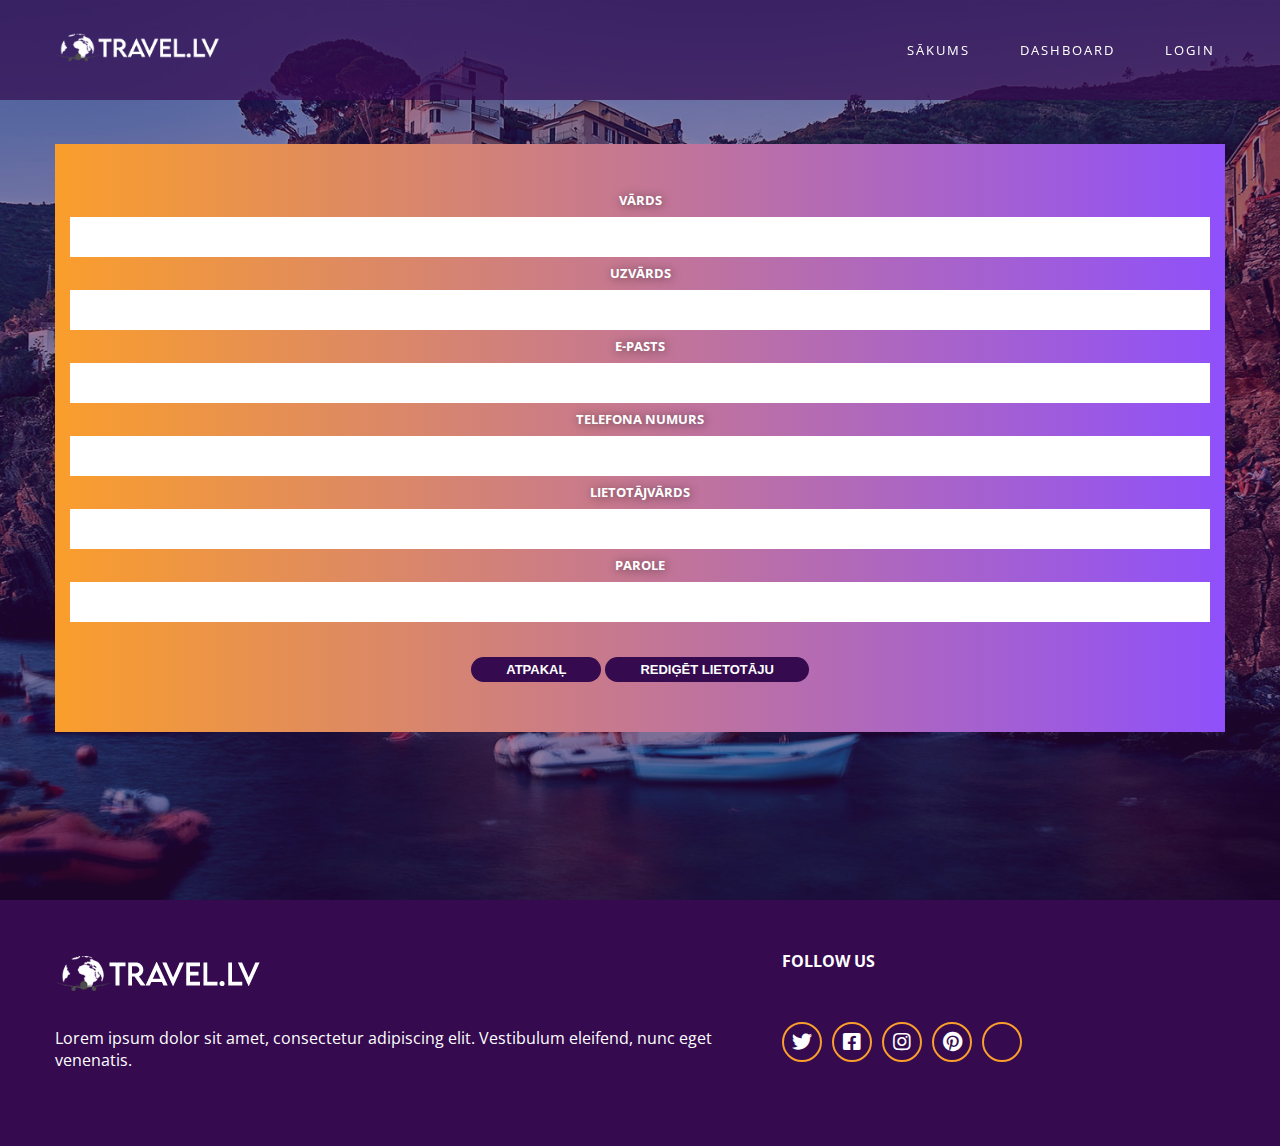
<file: html/redigetlietotaju.html>
<!doctype html>
<html lang="en">
<head>
    <meta charset="UTF-8">
    <meta name="viewport"
        content="width=device-width, user-scalable=no, initial-scale=1.0, maximum-scale=1.0, minimum-scale=1.0">
    <meta http-equiv="X-UA-Compatible" content="ie=edge">
    <title>Travelix</title>
    <!--Font awesome CDN-->
    <link rel="stylesheet" href="https://cdnjs.cloudflare.com/ajax/libs/font-awesome/5.13.0/css/all.min.css">
    <link rel="stylesheet" href="styles.css">
</head>
<body>
<header class="header">
	<div class="container">
		<nav class="nav">
			<a href="index.html" class="logo">
				<img src="./images/logo.png" alt ="">
			</a>
			<div class="hamburger-menu">
				<i class="fas fa-bars"></i>
				<i class="fas fa-times"></i>
			</div>
			<ul class="nav-list">
				<li class="nav-item">
					<a href="index.html" class="nav-link">Sākums</a>
				</li>
								<li class="nav-item">
					<a href="dashboard.html" class="nav-link">dashboard</a>
				</li>
				<li class="nav-item">
					<a href="login.html" class="nav-link">LOGIN</a>
				</li>
			</ul>
		</nav>
	</div>
</header>

<main>
	<div class="hero">
		<div class="container">
			<div class="main-heading">
				<section class="booking">
		<div class="container">
			<form action="" class="form">
				<div class="input-group">
					<label for="destination" class="input-label">Vārds</label>
					<input type="text" class="input" id="destination">
				</div>
				<div class="input-group">
					<label for="check-in" class="input-label">Uzvārds</label>
					<input type="text" class="input" id="check-in">
				</div>
				<div class="input-group">
					<label for="check-out" class="input-label">E-pasts</label>
					<input type="text" class="input" id="check-out">
				</div>
								<div class="input-group">
					<label for="check-out" class="input-label">Telefona numurs</label>
					<input type="number" class="input" id="check-out">
				</div>
								<div class="input-group">
					<label for="check-out" class="input-label">Lietotājvārds</label>
					<input type="text" class="input" id="check-out">
				</div>
								<div class="input-group">
					<label for="check-out" class="input-label">Parole</label>
					<input type="text" class="input" id="check-out">
				</div>
				<button type="submit" class="btn form-btn btn-purple"><a href="lietotaji.html"</a>Atpakaļ
				</button>
				<button type="submit" class="btn form-btn btn-purple">REDIĢĒT LIETOTĀJU
				</button>
			</form>
		</div>
	</section>
			</div>
		</div>
	</div>
</main>

<footer class="footer">
	<div class="container">
		<div class="footer-content">
			<div class="footer-content-brand">
				<a href="index.html" class="logo">
					<img class="logo-image" src="./images/logo.png" alt="">
				</a>
				<div class="paragraph">
					Lorem ipsum dolor sit amet, consectetur adipiscing elit. Vestibulum eleifend, nunc eget venenatis.
				</div>
			</div>
			<div class="social-media-wrap">
				<h4 class="footer-heading">Follow us</h4>
				<div class="social-media">
					<a href="#" class="sm-link"><i class="fab fa-twitter"></i></a>
					<a href="#" class="sm-link"><i class="fab fa-facebook-square"></i></a>
					<a href="#" class="sm-link"><i class="fab fa-instagram"></i></a>
					<a href="#" class="sm-link"><i class="fab fa-pinterest"></i></a>
					<a href="#" class="sm-link"><i class="fab fa-tripadvisor"></i></a>
				</div>
			</div>
		</div>
	</div>
</footer>
<script src="main.js"></script>
</body>
</html>
</file>
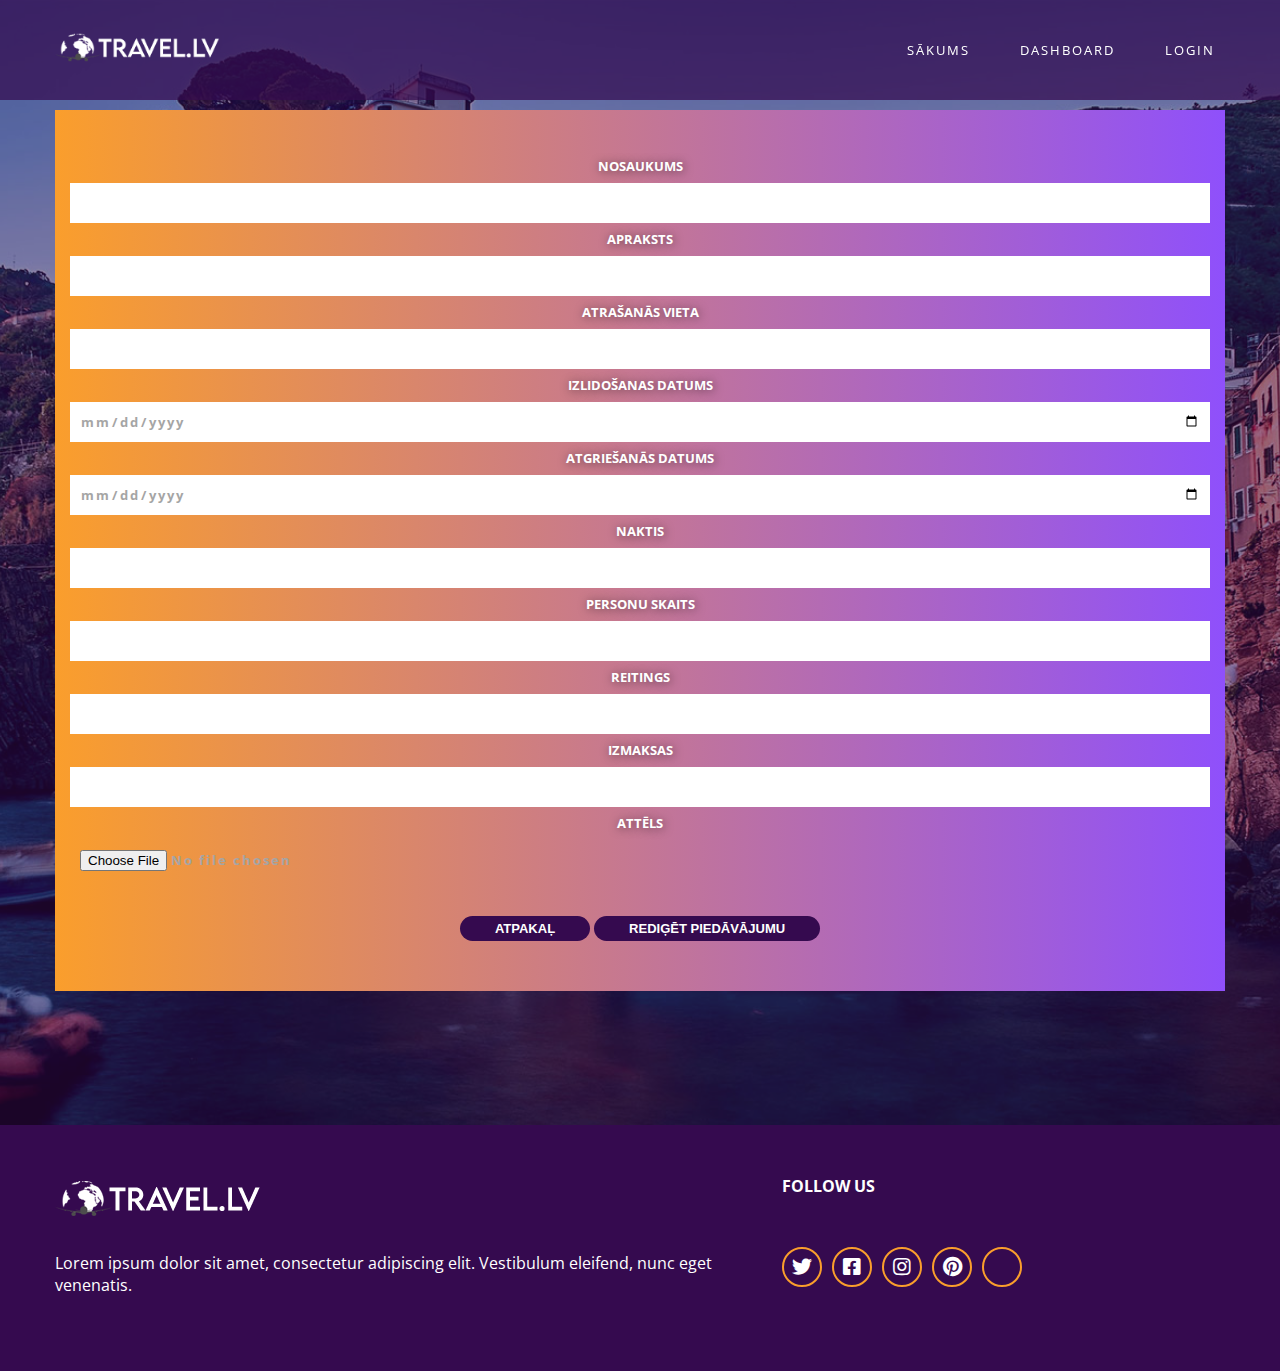
<file: html/redigetpiedavajumu.html>
<!doctype html>
<html lang="en">
<head>
    <meta charset="UTF-8">
    <meta name="viewport"
        content="width=device-width, user-scalable=no, initial-scale=1.0, maximum-scale=1.0, minimum-scale=1.0">
    <meta http-equiv="X-UA-Compatible" content="ie=edge">
    <title>Travelix</title>
    <!--Font awesome CDN-->
    <link rel="stylesheet" href="https://cdnjs.cloudflare.com/ajax/libs/font-awesome/5.13.0/css/all.min.css">
    <link rel="stylesheet" href="styles.css">
</head>
<body>
<header class="header">
	<div class="container">
		<nav class="nav">
			<a href="index.html" class="logo">
				<img src="./images/logo.png" alt ="">
			</a>
			<div class="hamburger-menu">
				<i class="fas fa-bars"></i>
				<i class="fas fa-times"></i>
			</div>
			<ul class="nav-list">
				<li class="nav-item">
					<a href="index.html" class="nav-link">Sākums</a>
				</li>
								<li class="nav-item">
					<a href="dashboard.html" class="nav-link">dashboard</a>
				</li>
				<li class="nav-item">
					<a href="login.html" class="nav-link">LOGIN</a>
				</li>
			</ul>
		</nav>
	</div>
</header>

<main>
	<div class="heropied">
			<div class="container">
			<div class="main-heading">
				<section class="booking">
		<div class="container">
			<form action="" class="form">
				<div class="input-group">
					<label for="destination" class="input-label">Nosaukums</label>
					<input type="text" class="input" id="nosaukums">
				</div>
				<div class="input-group">
					<label for="check-in" class="input-label">Apraksts</label>
					<input type="text" class="input" id="apraksts">
				</div>
				<div class="input-group">
					<label for="check-out" class="input-label">Atrašanās vieta</label>
					<input type="text" class="input" id="atrasanas-vieta">
				</div>
				<div class="input-group">
					<label for="check-out" class="input-label">Izlidošanas datums</label>
					<input type="date" class="input" id="check-in">
				</div>
				<div class="input-group">
					<label for="check-out" class="input-label">Atgriešanās datums</label>
					<input type="date" class="input" id="check-out">
				</div>
				<div class="input-group">
					<label for="check-out" class="input-label">Naktis</label>
					<input type="number" class="input" id="naktis">
				</div>
				<div class="input-group">
					<label for="check-out" class="input-label">Personu skaits</label>
					<input type="number" class="input" id="personu-skaits">
				</div>
								<div class="input-group">
					<label for="check-out" class="input-label">Reitings</label>
					<input type="number" class="input" id="reitings">
				</div>
								<div class="input-group">
					<label for="check-out" class="input-label">Izmaksas</label>
					<input type="number" class="input" id="izmaksas">
				</div>
								<div class="input-group">
					<label for="check-out" class="input-label">Attēls</label>
					<input type="file" class="input" id="attels">
				</div>
								<button type="submit" class="btn form-btn btn-purple"><a href="piedavajumi.html"</a>Atpakaļ
				</button>
				<button type="submit" class="btn form-btn btn-purple">REDIĢĒT PIEDĀVĀJUMU
				</button>
			</form>
		</div>
	</section>
			</div>
		</div>
	</div>
</main>

<footer class="footer">
	<div class="container">
		<div class="footer-content">
			<div class="footer-content-brand">
				<a href="index.html" class="logo">
					<img class="logo-image" src="./images/logo.png" alt="">
				</a>
				<div class="paragraph">
					Lorem ipsum dolor sit amet, consectetur adipiscing elit. Vestibulum eleifend, nunc eget venenatis.
				</div>
			</div>
			<div class="social-media-wrap">
				<h4 class="footer-heading">Follow us</h4>
				<div class="social-media">
					<a href="#" class="sm-link"><i class="fab fa-twitter"></i></a>
					<a href="#" class="sm-link"><i class="fab fa-facebook-square"></i></a>
					<a href="#" class="sm-link"><i class="fab fa-instagram"></i></a>
					<a href="#" class="sm-link"><i class="fab fa-pinterest"></i></a>
					<a href="#" class="sm-link"><i class="fab fa-tripadvisor"></i></a>
				</div>
			</div>
		</div>
	</div>
</footer>
<script src="main.js"></script>
</body>
</html>
</file>
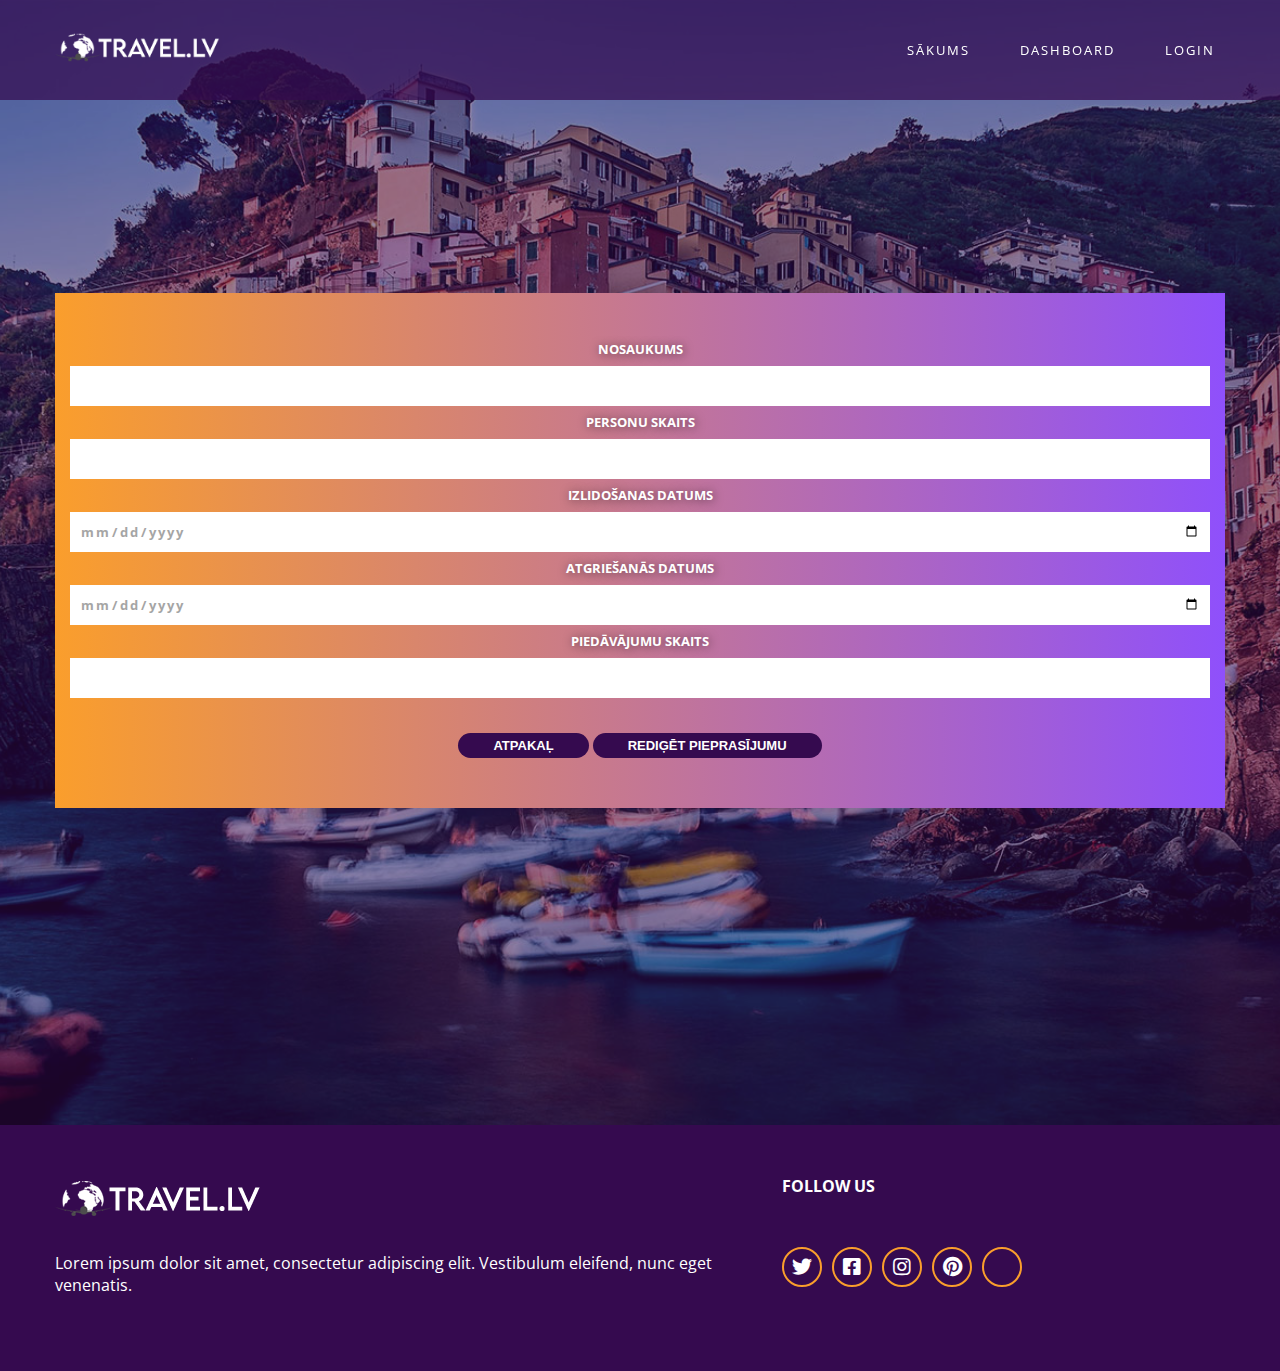
<file: html/redigetpieprasijumu.html>
<!doctype html>
<html lang="en">
<head>
    <meta charset="UTF-8">
    <meta name="viewport"
        content="width=device-width, user-scalable=no, initial-scale=1.0, maximum-scale=1.0, minimum-scale=1.0">
    <meta http-equiv="X-UA-Compatible" content="ie=edge">
    <title>Travelix</title>
    <!--Font awesome CDN-->
    <link rel="stylesheet" href="https://cdnjs.cloudflare.com/ajax/libs/font-awesome/5.13.0/css/all.min.css">
    <link rel="stylesheet" href="styles.css">
</head>
<body>
<header class="header">
	<div class="container">
		<nav class="nav">
			<a href="index.html" class="logo">
				<img src="./images/logo.png" alt ="">
			</a>
			<div class="hamburger-menu">
				<i class="fas fa-bars"></i>
				<i class="fas fa-times"></i>
			</div>
			<ul class="nav-list">
				<li class="nav-item">
					<a href="index.html" class="nav-link">Sākums</a>
				</li>
								<li class="nav-item">
					<a href="dashboard.html" class="nav-link">dashboard</a>
				</li>
				<li class="nav-item">
					<a href="login.html" class="nav-link">LOGIN</a>
				</li>
			</ul>
		</nav>
	</div>
</header>

<main>
	<div class="heropied">
			<div class="container">
			<div class="main-heading">
				<section class="booking">
		<div class="container">
			<form action="" class="form">
				<div class="input-group">
					<label for="destination" class="input-label">Nosaukums</label>
					<input type="text" class="input" id="nosaukums">
				</div>
				<div class="input-group">
					<label for="check-in" class="input-label">Personu skaits</label>
					<input type="number" class="input" id="apraksts">
				</div>
				<div class="input-group">
					<label for="check-out" class="input-label">Izlidošanas datums</label>
					<input type="date" class="input" id="atrasanas-vieta">
				</div>
				<div class="input-group">
					<label for="check-out" class="input-label">Atgriešanās datums</label>
					<input type="date" class="input" id="check-out">
				</div>
				<div class="input-group">
					<label for="check-out" class="input-label">Piedāvājumu skaits</label>
					<input type="number" class="input" id="naktis">
				</div>
								<button type="submit" class="btn form-btn btn-purple"><a href="pieprasijumi.html"</a>Atpakaļ
				</button>
				<button type="submit" class="btn form-btn btn-purple">REDIĢĒT PIEPRASĪJUMU
				</button>
			</form>
		</div>
	</section>
			</div>
		</div>
	</div>
</main>

<footer class="footer">
	<div class="container">
		<div class="footer-content">
			<div class="footer-content-brand">
				<a href="index.html" class="logo">
					<img class="logo-image" src="./images/logo.png" alt="">
				</a>
				<div class="paragraph">
					Lorem ipsum dolor sit amet, consectetur adipiscing elit. Vestibulum eleifend, nunc eget venenatis.
				</div>
			</div>
			<div class="social-media-wrap">
				<h4 class="footer-heading">Follow us</h4>
				<div class="social-media">
					<a href="#" class="sm-link"><i class="fab fa-twitter"></i></a>
					<a href="#" class="sm-link"><i class="fab fa-facebook-square"></i></a>
					<a href="#" class="sm-link"><i class="fab fa-instagram"></i></a>
					<a href="#" class="sm-link"><i class="fab fa-pinterest"></i></a>
					<a href="#" class="sm-link"><i class="fab fa-tripadvisor"></i></a>
				</div>
			</div>
		</div>
	</div>
</footer>
<script src="main.js"></script>
</body>
</html>
</file>
<file: html/styles.css>
/*Import the fonts used*/
@import url('https://fonts.googleapis.com/css?family=Courgette|Open+Sans:400,800&display=swap');
/*Basic reset*/
*,
*::before,
*::after {
    margin: 0;
    padding: 0;
    box-sizing: border-box;
}
/*Custom properties*/
:root {
    --dark-color: #2d2c2c;
    --purple-solid: #350a4f;
    --purple-transparent: rgba(53, 10, 79, .7);
    --purple-transparent-alt: rgba(53, 10, 79, .5);
    --purple-light: #8f50fb;
    --yellow-solid: #fa9e2c;
    --gradient-color: linear-gradient(to right, var(--yellow-solid), var(--purple-light));
    --gradient-color-alt: linear-gradient(to right, var(--purple-light), var(--yellow-solid));
}
/*Global styles*/
html{
	font-size: 10px;
}

body{
	font-family: 'Open Sans', sans-serif;
	font-size: 1.6rem;
	color: var(--dark-color);
}

a{
	text-decoration: none;
	color: inherit;
}

ul{
	list-style: none;
}

section{
	padding: 5rem 0;
}

/*Reusable styles*/
.container{
	width: 100%;
	max-width: 120rem;
	padding: 0 1.5rem;
	margin: 0 auto;
}

.btn{
	color: #fff;
	font-size: 1.3rem;
	font-weight: bold;
	text-transform: uppercase;
	padding: .5rem 3.5rem;
	border: none;
	border-radius: 10rem;
	display: inline-flex;
	align-items: center;
}

.form-btn{
	margin-top: 2.5rem;
	cursor: pointer;
}
.btn-gradient{
	background-image: var(--gradient-color);
}

.btn-gradient:hover{
	background-image: var(--gradient-color-alt);
}

.btn-purple{
	background-color: var(--purple-solid);
}

.btn-purple:hover{
	background-color: #56247f;
}

.dots{
	font-size: 2.4rem;
	margin-left: .5rem;
	opacity: .75;
}
/*Header styles*/
.header{
	width: 100%;
	height: 6rem;
	display: flex;
	align-items: center;
	position: fixed;
	top: 0;
	left: 0;
	background-color: var(--purple-transparent);
	z-index: 999;
	transition: background-color .5s, height .5s;
}

.header.active{
	background-color: var(--purple-solid);
}
/*Header styles - navigation*/
.nav{
	display: flex;
	align-items: center;
	justify-content: space-between;
}

.logo img{
	max-width: 80%;
	
}

.hamburger-menu{
	font-size: 2.6rem;
	color: #fff;
	cursor: pointer;
	position: relative;
	z-index: 1500;
}

.hamburger-menu .fa-times{
	display: none;
}

.menu-open .hamburger-menu .fa-times{
	display: block;
}

.menu-open .hamburger-menu .fa-bars{
	display: none;
}


.nav-list{
	position: fixed;
	top: 0;
	left: 0;
	width: 100%;
	height: 100vh;
	background-color: var(--purple-solid);
	display: flex;
	flex-direction: column;
	align-items: center;
	justify-content: center;
	z-index: 1400;
	opacity: 0;
	transform: scale(0);
	transition: opacity .5s;
}

.menu-open .nav-list{
	opacity: 1;
	transform: scale(1);
}

.nav-item:not(:last-child){
	margin-bottom: .5rem;
}

.nav-link{
	display: block;
	color: #fff;
	font-size: 3rem;
	font-weight: bold;
	text-transform: uppercase;
	letter-spacing: 2px;
	padding: 1rem;
}

/*Hero section styles*/
.hero{
	width: 100%;
	height: 100vh;
	background: url("./images/hero_background.jpg") center no-repeat;
	background-size: cover;
	display: flex;
	align-items: center;
	text-align: center;
	position: relative;
	z-index: 0;
}

.hero::before{
	content: '';
	position: absolute;
	top: 0;
	left: 0;
	width: inherit;
	height: inherit;
	background-color: var(--purple-transparent-alt);
	z-index: -1;
}

.main-heading{
	color: #fff;
	line-height: 1;
	text-shadow: 1px 1px 1rem rgba(0,0,0,.5);
	margin-bottom: 2.5rem;
}

.title{
	font-size: 4.8rem;
	text-transform: uppercase;
	letter-spacing: 3px;
}

.subtitle{
	font-size: 3.6rem;
	font-weight: 300;
	font-family: 'Courgette', cursive;
}
/*Booking section styles*/
.booking{
	background-image: var(--gradient-color);
}

.input-group{
	margin-bottom: 1rem;
}

.input-label{
	display: block;
	font-size: 1.3rem;
	text-transform: uppercase;
	color: #fff;
	font-weight: bold;
	margin-bottom: 1rem;
}

.input,
.options{
	outline: none;
	border: none;
	width: 100%;
	min-height: 4rem;
	padding: 1rem;
	font-weight: bold;
	color: #a5a5a5;
	letter-spacing: 2px;
	font-family: "Open Sans", sans-serif;
	/*resize: none;*/
}

::placeholder {
	color: inherit;
}

/*Featured hotels section styles*/
.section-head{
	text-align: center;
	margin-bottom: 5rem;
}

.heading{
	display: block;
	font-size: 4rem;
	text-transform: uppercase;
}

.sub-heading{
	font-size:1.7rem;
	font-family: 'Courgette', cursive;
	font-weight: 300;
	color: #a5a5a5;
}

.grid{
	display: grid;
	grid-template-columns: repeat(auto-fit, minmax(30rem, 1fr));
	grid-gap: 2.5rem;
}
.grid-item{
	display: flex;
	flex-direction: column;
	align-items: center;
	justify-content: center;
}

.featured-hotels{
	height: 35rem;
	color: #fff;
	padding: 1rem;
	position: relative;
	z-index: 0;
}

.featured-hotels::before{
	content: "";
	position: absolute;
	top: 0;
	left: 0;
	width: 100%;
	height: 100%;
	background-color: var(--purple-transparent-alt);
	z-index: -1;
}

.hotel-image{
	width: 100%;
	height: 100%;
	object-fit: cover;
	position: absolute;
	top: 0;
	left: 0;
	z-index: -2;
}


.hotel-name{
	font-size: 2.6rem;
}

.hotel-price{
	font-size: 1.8rem;
}

.hotel-rating{
	margin: 1rem 0 2.5;
}

.rating{
	color: var(--yellow-solid);
}

/*Special section styles*/
.offer{
	background: linear-gradient(to right, rgba(250,158,44,.8), rgba(143,80,251,.8)),
	url("./images/the_paradise_bg.jpg") bottom center no-repeat;
	background-size: cover;
}

.offer-content{
	background-color: #fff;
	text-align: center;
	padding: 5rem 1rem;
	position: relative;
	overflow: hidden;
}

.discount{
	background-color: var(--yellow-solid);
	position: absolute;
	top: 0;
	left: 0;
	padding: 1rem;
	font-weight: bold;
	text-transform: uppercase;
	outline: 2px solid var(--yellow-solid);
	outline-offset: .5rem;
}
.paragraph{
	color: #a5a5a5;
	margin-bottom: 2.5rem;
}

/*Room section styles*/
.rooms{
	background-color: #f2f6f9;
}

.image-wrap{
	position: relative;
	height: 25rem;
}

.image-wrap::af{
	content: '';
	position: absolute;
	top: 0;
	left: 0;
	width: 100%;
	height: 100%;
	background-color: var(--purple-transparent-alt);
}

.room-image{
	width: 100%;
	height: 100%;
	object-fit: cover;
}

.room-name{
	font-size: 2.6rem;
	background-color: var(--yellow-solid);
	color: #fff;
	padding: .5rem 2rem;
	position: absolute;
	left: 0;
	bottom: 2.5rem;
	z-index: 10;
}

.room-price{
	display: block;
	font-size: 3.6rem;
	font-weight: bold;
	color: var(--yelow-solid);
}

.per-night{
	color: var(--dark-color);
	font-size: 1.4rem;
	font-weight: 100;
}

.rooms-btn{
	color: var(--dark-color);
	padding: 0;
	transition: color .5s;
}

.rooms-btn:hover{
	color:var(--yellow-solid);
}

/*Kontaktu sekcija*/

.contact-content{
	display: flex;
	justify-content: center;
}

.traveler-wrap{
	display: none;
}

.contact-form{
	width: 100%;
	background-image: var(--gradient-color);
	padding: 2.5rem;
}

.contact-form .input{
	display: block;
	background-color: transparent;
	color: #fff;
	font-weight: normal;
	border-bottom: 2px solid #fff;
	padding: left: 0;
}

.bar{
	display: block;
	position: relative;
}

.bar::after{
	content: '';
	position: absolute;
	left: 0;
	bottom: 0;
	width: 100%;
	height: 3px;
	background-color: var(--purple-light);
	transform: scaleX(0);
	transform-origin: left;
	transition: transform .5s;
}

.contact-form .input:focus + .bar::after{
	transform: scaleX(1);
}

/*Footer section styles*/
.footer{
	padding: 5rem 0;
	background-color: var(--purple-solid);
	color: #fff;
}

.footer-content-brand{
	margin-bottom: 5rem;
}

.footer .paragraph{
	color: inherit;
}

.footer-heading{
	text-transform: uppercase;
	margin-bottom: 2.5rem;
}

.social-media{
	display: flex;
}

.sm-link{
	width: 4rem;
	height: 4rem;
	font-size: 2rem;
	border: 2px solid var(--yellow-solid);
	border-radius: 50%;
	display: flex;
	margin-right: 1rem;
	transition: background-color .5s;
}

.sm-link:hover{
	background-color: var(--yellow-solid);
	color: var(--dark-color);
}

.sm-link i{
	margin: auto;
}

/*Media queries*/
@media screen and (min-width: 768px){
	/*Header section styles*/
	.header{
		height: 10rem;
	}
	header.active{
		height: 6rem;
	}
	/*Hero section styles*/
	.title{
		font-size: 8rem;
	}
	/*Contact section styles*/
	.contact-content{
		justify-content: space-between;
	}
	.traveler-wrap{
		display: block;
		flex: 0 0 45%;
	}
	.traveler-wramp img{
		width: 100%;
	}
	.container-form{
		flex: 0 0 50;
		align-self: flex-start;
	}
	.input-group-wrap{
		display: flex;
	}
	.input-group-wrap .input-group{
		width: 50%;
		margin-right: 2rem;
	}
	.input-group-wrap .input-group:last-child{
		margin-right: 0;
	}
	/*Footer section styles*/
	.footer{
		overflow-x: hidden;
	}
	.footer-content{
		display: flex;
	}
	.footer-content-brand{
		margin-bottom: 0;
		flex: 0 0 60%;
	}
	.footer .paragraph{
		margin-top: 2.5rem;
	}
	.footer-heading{
		margin-bottom: 5rem;
	}
	.social-media-wrap{
		flex: 0 0 40%;
		margin-left: 2.5rem;
	}
}

@media screen and (min-width: 1000px){
	section:not(.booking){
		padding: 10rem 0;
	}
	/*Header section styles*/
	.hamburger-menu{
	display: none;
	}
	.nav-list{
		position: initial;
		width: initial;
		height: initial;
		background-color: transparent;
		flex-direction: row;
		justify-content: initial;
		opacity: 1;
		transform: scale(1);
	}
	.nav-item:not(:last-child){
		margin-right: 3rem;
		margin-bottom: 0;
	}
	.nav-link{
		font-size: 1.3rem;
		font-weight: normal;
		transition: color .5s;
	}
	.nav-link:hover{
		color: var(--yellow-solid);
	}
	/*hero section styles*/
	.title{
		font-size: 12rem;
	}
	.sub-title{
		font-size: 4.6rem;
	}
	/*Booking section styles*/
	.book{
		display: flex;
		justify-content: space-between;
	}
	.book-form .input-group{
		margin-bottom: 0;
	}
	.book-form .input-group:first-child{
		flex: 0 0 20%;
	}
	.input,
	.options{
		min-width: 10rem;
	}
	/*Room section styles*/
	.room-grid{
		grid-template-columns: repeat(auto-fit, minimax(40rem, 1fr));
		grid-gap: 8rem;
	}
	.featured-rooms{
		flex-direction: row;
		align-items: flex-start;
	}
	.room-info-wrap{
		margin-left: 1.5rem;
	}
}
@media screen and (min-width: 1200px){
	.book-form .input-group:first-child{
		flex: 0 0 30%;
	}
}
/*Piedavajumi index*/
.heropied{
	width: 100%;
	height: 125vh;
	background: url("./images/hero_background.jpg") center no-repeat;
	background-size: cover;
	display: flex;
	align-items: center;
	text-align: center;
	position: relative;
	z-index: 0;
}

.heropied::before{
	content: '';
	position: absolute;
	top: 0;
	left: 0;
	width: inherit;
	height: inherit;
	background-color: var(--purple-transparent-alt);
	z-index: -1;
}
/*Logins*/
.loginbox{
	width: 320px;
	height: 420px;
	background: #fff;
	color: #000;
	top: 50%;
	left: 50%;
	position: absolute;
	transform: translate(-50%,-50%);
	box-sizing: border-box;
	padding: 70px 30px;
}

.avatar{
	width: 100px;
	height: 100px;
	border-radius: 50px;
	position: absolute;
	top: -50px;
	left: calc(50% - 50px);
}

h1{
	margin: 0;
	padding: 0 0 20px;
	text-align: center;
	font-size: 22px;
}

.loginbox p{
	margin: 0;
	padding: 0;
	font-weight: bold;
}

.loginbox input{
	width: 100%;
	margin-bottom: 20px;
}

.loginbox input[type="text"], input[type="password"]
{
	border: none;
	border-bottom: 1px solid #000;
	background:transparent;
	outline: none;
	height: 40px;
	color: #000;
	font-size: 16px;
}

.loginbox input[type="submit"]
{
	border: none;
	outline: none;
	height: 40px;
	background: #fb2525;
	color: #fff;
	font-size: 18px;
	border-radius: 20px;
	}
	
/*Lietotaji*/
</file>
